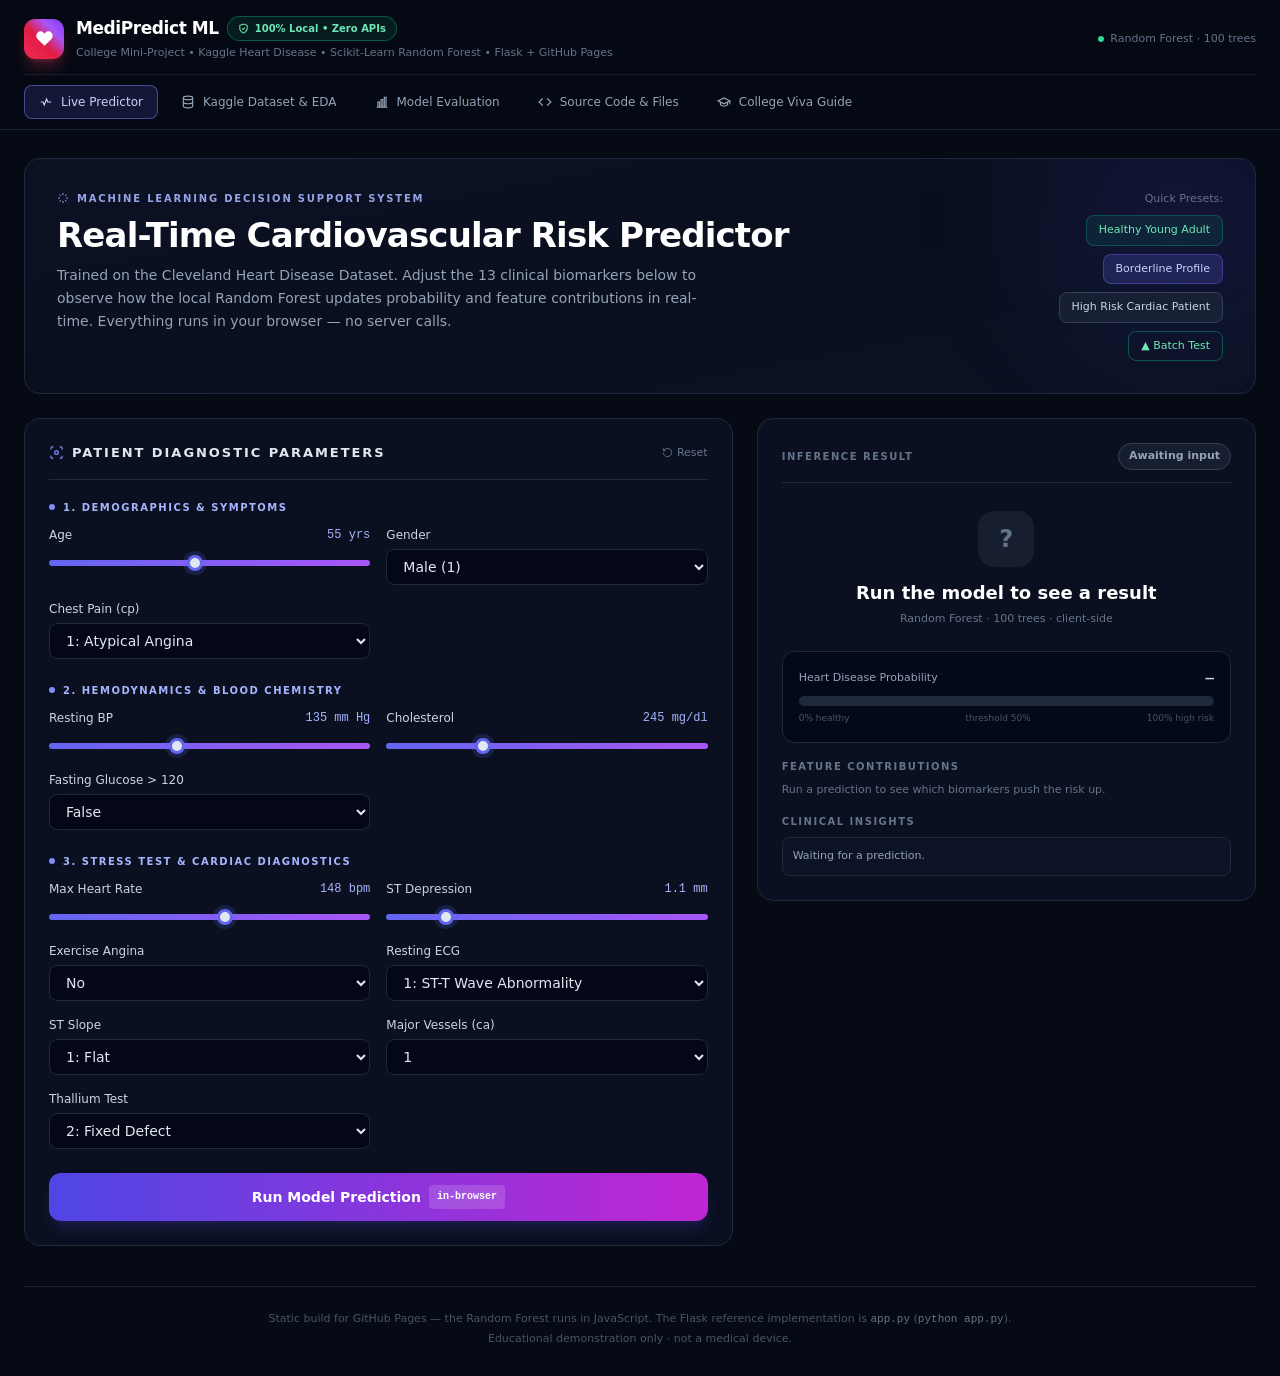
<file: docs/index.html>
<!DOCTYPE html>
<html lang="en">
<head>
<meta charset="UTF-8" />
<meta name="viewport" content="width=device-width, initial-scale=1.0" />
<title>MediPredict ML — Cardiovascular Risk Decision Support</title>
<link rel="icon" type="image/svg+xml" href="icon.svg" />
<link rel="icon" type="image/png" sizes="32x32" href="favicon-32.png" />
<link rel="apple-touch-icon" sizes="180x180" href="icon-180.png" />
<meta name="theme-color" content="#0b1020" />
<meta property="og:type" content="website" />
<meta property="og:title" content="MediPredict ML — Cardiovascular Risk Predictor" />
<meta property="og:description" content="Random Forest heart-disease risk predictor running entirely in your browser. College mini-project on the Cleveland dataset." />
<meta property="og:image" content="https://octaboomai.github.io/MediPredict-ML/icon-512.png" />
<meta name="twitter:card" content="summary_large_image" />
<link rel="stylesheet" href="tailwind.css" />
<style>
  :root { color-scheme: dark; }
  body { font-family: ui-sans-serif, system-ui, -apple-system, 'Segoe UI', Roboto, sans-serif; }
  .mono, code, pre { font-family: ui-monospace, 'JetBrains Mono', Menlo, monospace; }
  .slider { -webkit-appearance: none; appearance: none; height: 6px; border-radius: 999px;
            background: linear-gradient(90deg, #6366f1, #a855f7); outline: none; }
  .slider::-webkit-slider-thumb { -webkit-appearance: none; width: 16px; height: 16px; border-radius: 50%;
            background: #e2e8f0; border: 3px solid #6366f1; cursor: pointer; box-shadow: 0 0 0 4px rgba(99,102,241,.18); }
  .slider::-moz-range-thumb { width: 14px; height: 14px; border-radius: 50%; background: #e2e8f0; border: 3px solid #6366f1; cursor: pointer; }
  summary::-webkit-details-marker { display: none; }
  .tabbtn.active { background: rgba(99,102,241,.16); color: #c7d2fe; border-color: rgba(129,140,248,.45); }
  pre.code { max-height: 62vh; overflow: auto; }
  ::-webkit-scrollbar { width: 9px; height: 9px; }
  ::-webkit-scrollbar-thumb { background: #334155; border-radius: 9px; }
  ::-webkit-scrollbar-track { background: transparent; }
</style>
</head>
<body class="bg-[#060a14] text-slate-200 min-h-screen antialiased">

<!-- ============ NAV ============ -->
<header class="sticky top-0 z-40 border-b border-slate-800/80 bg-[#060a14]/95 backdrop-blur">
  <div class="max-w-7xl mx-auto px-4 sm:px-6">
    <!-- brand row -->
    <div class="flex items-center justify-between gap-4 pt-4 pb-3 border-b border-slate-800/60">
      <div class="flex items-center gap-3">
        <div class="w-10 h-10 shrink-0 rounded-[11px] flex items-center justify-center shadow-lg shadow-rose-500/30" style="background-image:linear-gradient(to top right,#ef2b4f 0%,#e11d48 45%,#a855f7 72%,#7c3aed 100%)">
          <svg width="19" height="19" viewBox="0 0 24 24" fill="currentColor" class="text-white"><path d="M20.84 4.61a5.5 5.5 0 0 0-7.78 0L12 5.67l-1.06-1.06a5.5 5.5 0 0 0-7.78 7.78l1.06 1.06L12 21.23l7.78-7.78 1.06-1.06a5.5 5.5 0 0 0 0-7.78z"/></svg>
        </div>
        <div class="min-w-0">
          <div class="flex items-center gap-2 flex-wrap">
            <span class="text-[17px] font-extrabold tracking-tight text-white leading-none">MediPredict ML</span>
            <span class="inline-flex items-center gap-1.5 px-2.5 py-1 rounded-full border border-emerald-500/40 bg-emerald-500/10 text-[10px] font-semibold text-emerald-300 whitespace-nowrap">
              <svg width="11" height="11" viewBox="0 0 24 24" fill="none" stroke="currentColor" stroke-width="2.2"><path d="M12 22s8-4 8-10V5l-8-3-8 3v7c0 6 8 10 8 10z"/><path d="m9 12 2 2 4-4"/></svg>
              100% Local &bull; Zero APIs
            </span>
          </div>
          <p class="text-[11px] text-slate-500 mt-1 truncate">College Mini-Project &bull; Kaggle Heart Disease &bull; Scikit-Learn Random Forest &bull; Flask + GitHub Pages</p>
        </div>
      </div>
      <div class="shrink-0 hidden sm:flex items-center gap-2 text-[11px] text-slate-500">
        <span id="modelStatus" class="flex items-center gap-1.5"><span class="w-1.5 h-1.5 rounded-full bg-amber-400 animate-pulse"></span>loading model</span>
      </div>
    </div>
    <div class="flex items-center gap-2 py-2.5 overflow-x-auto">
      <button class="tabbtn active shrink-0 flex items-center gap-2 px-3.5 py-2 rounded-lg border border-transparent text-xs font-medium text-slate-400 transition" data-tab="predictor">
        <svg width="14" height="14" viewBox="0 0 24 24" fill="none" stroke="currentColor" stroke-width="2"><path d="M3 12h4l2 5 4-10 2 5h6"/></svg>Live Predictor</button>
      <button class="tabbtn shrink-0 flex items-center gap-2 px-3.5 py-2 rounded-lg border border-transparent text-xs font-medium text-slate-400 transition" data-tab="eda">
        <svg width="14" height="14" viewBox="0 0 24 24" fill="none" stroke="currentColor" stroke-width="2"><ellipse cx="12" cy="5" rx="8" ry="3"/><path d="M4 5v14c0 1.7 3.6 3 8 3s8-1.3 8-3V5"/><path d="M4 12c0 1.7 3.6 3 8 3s8-1.3 8-3"/></svg>Kaggle Dataset &amp; EDA</button>
      <button class="tabbtn shrink-0 flex items-center gap-2 px-3.5 py-2 rounded-lg border border-transparent text-xs font-medium text-slate-400 transition" data-tab="evaluation">
        <svg width="14" height="14" viewBox="0 0 24 24" fill="none" stroke="currentColor" stroke-width="2"><path d="M3 21h18"/><rect x="5" y="12" width="3" height="7"/><rect x="10.5" y="8" width="3" height="11"/><rect x="16" y="4" width="3" height="15"/></svg>Model Evaluation</button>
      <button class="tabbtn shrink-0 flex items-center gap-2 px-3.5 py-2 rounded-lg border border-transparent text-xs font-medium text-slate-400 transition" data-tab="source">
        <svg width="14" height="14" viewBox="0 0 24 24" fill="none" stroke="currentColor" stroke-width="2"><path d="m8 6-6 6 6 6"/><path d="m16 6 6 6-6 6"/></svg>Source Code &amp; Files</button>
      <button class="tabbtn shrink-0 flex items-center gap-2 px-3.5 py-2 rounded-lg border border-transparent text-xs font-medium text-slate-400 transition" data-tab="viva">
        <svg width="14" height="14" viewBox="0 0 24 24" fill="none" stroke="currentColor" stroke-width="2"><path d="M22 10v6M2 10l10-5 10 5-10 5z"/><path d="M6 12v5c3 3 9 3 12 0v-5"/></svg>College Viva Guide</button>
    </div>
  </div>
</header>

<main class="max-w-7xl mx-auto px-4 sm:px-6 py-7">

<!-- ============ TAB 1 : PREDICTOR ============ -->
<section id="tab-predictor">
  <div class="relative overflow-hidden rounded-2xl border border-slate-800 bg-gradient-to-br from-[#0b1224] via-[#0a0f1e] to-[#0b1224] p-6 sm:p-8 mb-6">
    <div class="absolute -top-24 -right-16 w-72 h-72 rounded-full bg-indigo-600/10 blur-3xl"></div>
    <div class="relative grid lg:grid-cols-[1fr_auto] gap-6 items-start">
      <div>
        <div class="flex items-center gap-2 text-[10px] font-semibold uppercase tracking-[0.18em] text-indigo-300/90">
          <svg width="12" height="12" viewBox="0 0 24 24" fill="none" stroke="currentColor" stroke-width="2"><path d="M12 2v4M12 18v4M2 12h4M18 12h4M5 5l3 3M16 16l3 3M19 5l-3 3M8 16l-3 3"/></svg>
          Machine Learning Decision Support System
        </div>
        <h1 class="mt-2 text-3xl sm:text-[34px] font-extrabold tracking-tight text-white leading-tight">Real-Time Cardiovascular Risk Predictor</h1>
        <p class="mt-2 text-sm text-slate-400 max-w-2xl leading-relaxed">Trained on the Cleveland Heart Disease Dataset. Adjust the 13 clinical biomarkers below to observe how the local Random Forest updates probability and feature contributions in real-time. Everything runs in your browser &mdash; no server calls.</p>
      </div>
      <div class="lg:text-right">
        <div class="text-[11px] text-slate-500 mb-2">Quick Presets:</div>
        <div class="flex flex-wrap lg:flex-col gap-2 items-start lg:items-end">
          <button onclick="loadPreset('healthy')" class="px-3 py-1.5 rounded-lg text-[11px] font-medium border border-emerald-500/30 bg-emerald-500/10 text-emerald-300 hover:bg-emerald-500/20 transition">Healthy Young Adult</button>
          <button onclick="loadPreset('borderline')" class="px-3 py-1.5 rounded-lg text-[11px] font-medium border border-indigo-500/40 bg-indigo-500/20 text-indigo-200 hover:bg-indigo-500/30 transition">Borderline Profile</button>
          <button onclick="loadPreset('highrisk')" class="px-3 py-1.5 rounded-lg text-[11px] font-medium border border-slate-700 bg-slate-800/60 text-slate-300 hover:bg-slate-800 transition">High Risk Cardiac Patient</button>
          <button onclick="document.getElementById('batchCard').classList.toggle('hidden')" class="px-3 py-1.5 rounded-lg text-[11px] font-medium border border-emerald-500/40 text-emerald-300 hover:bg-emerald-500/10 transition">&#9650; Batch Test</button>
        </div>
      </div>
    </div>
  </div>

  <div class="grid lg:grid-cols-12 gap-6">
    <div class="lg:col-span-7 space-y-6">
      <div class="rounded-2xl border border-slate-800 bg-[#0a1020] p-5 sm:p-6">
        <div class="flex items-center justify-between pb-4 mb-5 border-b border-slate-800">
          <div class="flex items-center gap-2">
            <svg width="15" height="15" viewBox="0 0 24 24" fill="none" stroke="currentColor" stroke-width="2" class="text-indigo-400"><path d="M3 7V5a2 2 0 0 1 2-2h2M17 3h2a2 2 0 0 1 2 2v2M21 17v2a2 2 0 0 1-2 2h-2M7 21H5a2 2 0 0 1-2-2v-2"/><circle cx="12" cy="12" r="3"/></svg>
            <h2 class="text-[13px] font-bold uppercase tracking-[0.15em] text-slate-200">Patient Diagnostic Parameters</h2>
          </div>
          <button onclick="loadPreset('borderline')" class="text-[11px] text-slate-500 hover:text-slate-300 transition flex items-center gap-1">
            <svg width="11" height="11" viewBox="0 0 24 24" fill="none" stroke="currentColor" stroke-width="2"><path d="M3 12a9 9 0 1 0 3-6.7L3 8"/><path d="M3 3v5h5"/></svg>Reset</button>
        </div>

        <form id="predictionForm" onsubmit="handlePredict(event)" class="space-y-6">
          <div>
            <div class="flex items-center gap-2 text-[10px] font-bold uppercase tracking-[0.15em] text-indigo-300 mb-3"><span class="w-1.5 h-1.5 rounded-full bg-indigo-400"></span>1. Demographics &amp; Symptoms</div>
            <div class="grid sm:grid-cols-2 gap-4">
              <div>
  <div class="flex items-center justify-between mb-1.5">
    <label class="text-xs font-medium text-slate-300" for="age">Age</label>
    <span class="text-xs font-mono text-indigo-300"><span id="ageOut">55</span> yrs</span>
  </div>
  <input type="range" id="age" name="age" min="18" max="100" step="1" value="55" class="slider w-full" oninput="document.getElementById('ageOut').textContent=this.value">
</div>
              <div>
  <label class="block text-xs font-medium text-slate-300 mb-1.5" for="sex">Gender</label>
  <select id="sex" name="sex" class="w-full px-3 py-2 bg-slate-950/80 border border-slate-800 rounded-lg text-sm text-slate-200 focus:outline-none focus:border-indigo-500"><option value="1" selected>Male (1)</option><option value="0">Female (0)</option></select>
</div>
              <div>
  <label class="block text-xs font-medium text-slate-300 mb-1.5" for="cp">Chest Pain (cp)</label>
  <select id="cp" name="cp" class="w-full px-3 py-2 bg-slate-950/80 border border-slate-800 rounded-lg text-sm text-slate-200 focus:outline-none focus:border-indigo-500"><option value="0">0: Typical Angina</option><option value="1" selected>1: Atypical Angina</option><option value="2">2: Non-Anginal Pain</option><option value="3">3: Asymptomatic</option></select>
</div>
            </div>
          </div>
          <div>
            <div class="flex items-center gap-2 text-[10px] font-bold uppercase tracking-[0.15em] text-indigo-300 mb-3"><span class="w-1.5 h-1.5 rounded-full bg-indigo-400"></span>2. Hemodynamics &amp; Blood Chemistry</div>
            <div class="grid sm:grid-cols-2 gap-4">
              <div>
  <div class="flex items-center justify-between mb-1.5">
    <label class="text-xs font-medium text-slate-300" for="trestbps">Resting BP</label>
    <span class="text-xs font-mono text-indigo-300"><span id="trestbpsOut">135</span> mm Hg</span>
  </div>
  <input type="range" id="trestbps" name="trestbps" min="80" max="220" step="1" value="135" class="slider w-full" oninput="document.getElementById('trestbpsOut').textContent=this.value">
</div>
              <div>
  <div class="flex items-center justify-between mb-1.5">
    <label class="text-xs font-medium text-slate-300" for="chol">Cholesterol</label>
    <span class="text-xs font-mono text-indigo-300"><span id="cholOut">245</span> mg/dl</span>
  </div>
  <input type="range" id="chol" name="chol" min="100" max="600" step="1" value="245" class="slider w-full" oninput="document.getElementById('cholOut').textContent=this.value">
</div>
              <div>
  <label class="block text-xs font-medium text-slate-300 mb-1.5" for="fbs">Fasting Glucose > 120</label>
  <select id="fbs" name="fbs" class="w-full px-3 py-2 bg-slate-950/80 border border-slate-800 rounded-lg text-sm text-slate-200 focus:outline-none focus:border-indigo-500"><option value="0" selected>False</option><option value="1">True</option></select>
</div>
            </div>
          </div>
          <div>
            <div class="flex items-center gap-2 text-[10px] font-bold uppercase tracking-[0.15em] text-indigo-300 mb-3"><span class="w-1.5 h-1.5 rounded-full bg-indigo-400"></span>3. Stress Test &amp; Cardiac Diagnostics</div>
            <div class="grid sm:grid-cols-2 gap-4">
              <div>
  <div class="flex items-center justify-between mb-1.5">
    <label class="text-xs font-medium text-slate-300" for="thalach">Max Heart Rate</label>
    <span class="text-xs font-mono text-indigo-300"><span id="thalachOut">148</span> bpm</span>
  </div>
  <input type="range" id="thalach" name="thalach" min="60" max="220" step="1" value="148" class="slider w-full" oninput="document.getElementById('thalachOut').textContent=this.value">
</div>
              <div>
  <div class="flex items-center justify-between mb-1.5">
    <label class="text-xs font-medium text-slate-300" for="oldpeak">ST Depression</label>
    <span class="text-xs font-mono text-indigo-300"><span id="oldpeakOut">1.1</span> mm</span>
  </div>
  <input type="range" id="oldpeak" name="oldpeak" min="0" max="6.5" step="0.1" value="1.1" class="slider w-full" oninput="document.getElementById('oldpeakOut').textContent=this.value">
</div>
              <div>
  <label class="block text-xs font-medium text-slate-300 mb-1.5" for="exang">Exercise Angina</label>
  <select id="exang" name="exang" class="w-full px-3 py-2 bg-slate-950/80 border border-slate-800 rounded-lg text-sm text-slate-200 focus:outline-none focus:border-indigo-500"><option value="0" selected>No</option><option value="1">Yes</option></select>
</div>
              <div>
  <label class="block text-xs font-medium text-slate-300 mb-1.5" for="restecg">Resting ECG</label>
  <select id="restecg" name="restecg" class="w-full px-3 py-2 bg-slate-950/80 border border-slate-800 rounded-lg text-sm text-slate-200 focus:outline-none focus:border-indigo-500"><option value="0">0: Normal</option><option value="1" selected>1: ST-T Wave Abnormality</option><option value="2">2: LV Hypertrophy</option></select>
</div>
              <div>
  <label class="block text-xs font-medium text-slate-300 mb-1.5" for="slope">ST Slope</label>
  <select id="slope" name="slope" class="w-full px-3 py-2 bg-slate-950/80 border border-slate-800 rounded-lg text-sm text-slate-200 focus:outline-none focus:border-indigo-500"><option value="0">0: Upsloping</option><option value="1" selected>1: Flat</option><option value="2">2: Downsloping</option></select>
</div>
              <div>
  <label class="block text-xs font-medium text-slate-300 mb-1.5" for="ca">Major Vessels (ca)</label>
  <select id="ca" name="ca" class="w-full px-3 py-2 bg-slate-950/80 border border-slate-800 rounded-lg text-sm text-slate-200 focus:outline-none focus:border-indigo-500"><option value="0">0</option><option value="1" selected>1</option><option value="2">2</option><option value="3">3</option></select>
</div>
              <div>
  <label class="block text-xs font-medium text-slate-300 mb-1.5" for="thal">Thallium Test</label>
  <select id="thal" name="thal" class="w-full px-3 py-2 bg-slate-950/80 border border-slate-800 rounded-lg text-sm text-slate-200 focus:outline-none focus:border-indigo-500"><option value="1">1: Normal</option><option value="2" selected>2: Fixed Defect</option><option value="3">3: Reversible Defect</option></select>
</div>
            </div>
          </div>
          <button type="submit" id="submitBtn" disabled class="w-full py-3 px-4 rounded-xl font-semibold text-sm text-white bg-gradient-to-r from-indigo-600 to-fuchsia-600 hover:from-indigo-500 hover:to-fuchsia-500 disabled:opacity-50 transition flex items-center justify-center gap-2 shadow-lg shadow-indigo-900/40">
            <span id="submitLabel">Loading model&hellip;</span>
            <span class="text-[10px] px-2 py-0.5 rounded bg-white/15 font-mono">in-browser</span>
          </button>
        </form>
      </div>

      <!-- batch test -->
      <div id="batchCard" class="hidden rounded-2xl border border-emerald-500/25 bg-[#0a1020] p-5">
        <h3 class="text-[13px] font-bold uppercase tracking-[0.15em] text-emerald-300 mb-1">Batch Test</h3>
        <p class="text-[11px] text-slate-500 mb-3">Paste CSV rows with the 13 feature columns (header optional). One patient per line.</p>
        <textarea id="batchInput" rows="4" class="w-full p-3 bg-slate-950/80 border border-slate-800 rounded-lg text-[11px] font-mono text-slate-300 focus:outline-none focus:border-emerald-600"></textarea>
        <div class="flex gap-2 mt-2">
          <button onclick="runBatch()" class="px-3 py-1.5 rounded-lg text-[11px] font-medium bg-emerald-600/20 border border-emerald-500/40 text-emerald-300 hover:bg-emerald-600/30 transition">Run batch</button>
          <button onclick="fillSampleBatch()" class="px-3 py-1.5 rounded-lg text-[11px] font-medium border border-slate-700 text-slate-400 hover:text-slate-200 transition">Load sample rows</button>
        </div>
        <div id="batchResult" class="mt-3 overflow-x-auto"></div>
      </div>
    </div>

    <div class="lg:col-span-5 space-y-6">
      <div class="rounded-2xl border border-slate-800 bg-[#0a1020] p-5 sm:p-6">
        <div class="flex items-center justify-between pb-3 border-b border-slate-800 mb-4">
          <span class="text-[10px] font-bold uppercase tracking-[0.15em] text-slate-500">Inference Result</span>
          <span id="riskBadge" class="text-[11px] font-semibold px-2.5 py-1 rounded-full border border-slate-700 bg-slate-800/60 text-slate-400">Awaiting input</span>
        </div>
        <div class="text-center py-3">
          <div id="riskIcon" class="w-14 h-14 mx-auto rounded-2xl bg-slate-800/60 text-slate-500 flex items-center justify-center text-2xl font-bold mb-3">?</div>
          <h4 id="resultTitle" class="text-lg font-extrabold text-white">Run the model to see a result</h4>
          <p id="resultSubtitle" class="text-[11px] text-slate-500 mt-1">Random Forest &middot; 100 trees &middot; client-side</p>
        </div>
        <div class="mt-3 p-4 rounded-xl bg-slate-950/70 border border-slate-800">
          <div class="flex items-center justify-between text-[11px] mb-2">
            <span class="text-slate-400">Heart Disease Probability</span>
            <span id="probText" class="font-bold font-mono text-sm text-slate-300">&mdash;</span>
          </div>
          <div class="w-full bg-slate-800 rounded-full h-2.5 overflow-hidden"><div id="probBar" class="h-full rounded-full bg-slate-600 transition-all duration-700" style="width:0%"></div></div>
          <div class="flex justify-between text-[9px] text-slate-600 mt-1.5"><span>0% healthy</span><span>threshold 50%</span><span>100% high risk</span></div>
        </div>
        <div class="mt-4">
          <h5 class="text-[10px] font-bold uppercase tracking-[0.15em] text-slate-500 mb-2">Feature contributions</h5>
          <div id="contribList" class="space-y-1.5 text-[11px] text-slate-500">Run a prediction to see which biomarkers push the risk up.</div>
        </div>
        <div class="mt-4">
          <h5 class="text-[10px] font-bold uppercase tracking-[0.15em] text-slate-500 mb-2">Clinical insights</h5>
          <ul id="recList" class="space-y-1.5 text-[11px] text-slate-400"><li class="p-2.5 rounded-lg bg-slate-900/60 border border-slate-800">Waiting for a prediction.</li></ul>
        </div>
      </div>
    </div>
  </div>
</section>

<!-- ============ TAB 2 : EDA ============ -->
<section id="tab-eda" class="hidden">
  <h1 class="text-2xl font-extrabold text-white mb-1">Kaggle Dataset &amp; Exploratory Analysis</h1>
  <p class="text-sm text-slate-500 mb-5">Cleveland heart-disease records shipped as <code class="text-slate-400">dataset.csv</code>. All figures below are computed from that file.</p>

  <div class="grid grid-cols-2 lg:grid-cols-4 gap-3 mb-6">
    <div class="bg-slate-900/60 border border-slate-800 rounded-xl p-4">
      <div class="text-[10px] uppercase tracking-widest text-slate-500">Records</div>
      <div class="text-2xl font-bold text-indigo-300 font-mono mt-1">30</div>
      <div class="text-[11px] text-slate-500 mt-0.5">rows in dataset.csv</div></div><div class="bg-slate-900/60 border border-slate-800 rounded-xl p-4">
      <div class="text-[10px] uppercase tracking-widest text-slate-500">Features</div>
      <div class="text-2xl font-bold text-indigo-300 font-mono mt-1">13</div>
      <div class="text-[11px] text-slate-500 mt-0.5">clinical predictors</div></div><div class="bg-slate-900/60 border border-slate-800 rounded-xl p-4">
      <div class="text-[10px] uppercase tracking-widest text-slate-500">Disease cases</div>
      <div class="text-2xl font-bold text-rose-300 font-mono mt-1">23</div>
      <div class="text-[11px] text-slate-500 mt-0.5">target = 1</div></div><div class="bg-slate-900/60 border border-slate-800 rounded-xl p-4">
      <div class="text-[10px] uppercase tracking-widest text-slate-500">Imbalance</div>
      <div class="text-2xl font-bold text-amber-300 font-mono mt-1">23:7</div>
      <div class="text-[11px] text-slate-500 mt-0.5">disease : healthy</div></div>
  </div>

  <div class="grid lg:grid-cols-3 gap-6">
    <div class="lg:col-span-2 rounded-2xl border border-slate-800 bg-[#0a1020] p-5">
      <h2 class="text-[13px] font-bold uppercase tracking-[0.15em] text-slate-300 mb-3">Numeric feature distributions</h2>
      <div class="grid sm:grid-cols-2 gap-4"><div class="bg-slate-900/50 border border-slate-800 rounded-xl p-4">
  <div class="flex items-baseline justify-between mb-2"><span class="text-xs font-semibold text-slate-300">age</span>
  <span class="text-[10px] text-slate-500 font-mono">mean 53.8 &middot; 34.0&ndash;69.0</span></div>
  <svg viewBox="0 0 340 120" class="w-full"><rect x="6.0" y="76.5" width="35.8" height="21.5" rx="3" fill="#818cf8" opacity="0.85"/><text x="23.9" y="112" fill="#64748b" font-size="9" text-anchor="middle">34</text><text x="23.9" y="73.5" fill="#94a3b8" font-size="9" text-anchor="middle">2</text><rect x="47.8" y="76.5" width="35.8" height="21.5" rx="3" fill="#818cf8" opacity="0.85"/><text x="65.6" y="112" fill="#64748b" font-size="9" text-anchor="middle">38</text><text x="65.6" y="73.5" fill="#94a3b8" font-size="9" text-anchor="middle">2</text><rect x="89.5" y="55.0" width="35.8" height="43.0" rx="3" fill="#818cf8" opacity="0.85"/><text x="107.4" y="112" fill="#64748b" font-size="9" text-anchor="middle">43</text><text x="107.4" y="52.0" fill="#94a3b8" font-size="9" text-anchor="middle">4</text><rect x="131.2" y="65.8" width="35.8" height="32.2" rx="3" fill="#818cf8" opacity="0.85"/><text x="149.1" y="112" fill="#64748b" font-size="9" text-anchor="middle">47</text><text x="149.1" y="62.8" fill="#94a3b8" font-size="9" text-anchor="middle">3</text><rect x="173.0" y="65.8" width="35.8" height="32.2" rx="3" fill="#818cf8" opacity="0.85"/><text x="190.9" y="112" fill="#64748b" font-size="9" text-anchor="middle">52</text><text x="190.9" y="62.8" fill="#94a3b8" font-size="9" text-anchor="middle">3</text><rect x="214.8" y="12.0" width="35.8" height="86.0" rx="3" fill="#818cf8" opacity="0.85"/><text x="232.6" y="112" fill="#64748b" font-size="9" text-anchor="middle">56</text><text x="232.6" y="9.0" fill="#94a3b8" font-size="9" text-anchor="middle">8</text><rect x="256.5" y="55.0" width="35.8" height="43.0" rx="3" fill="#818cf8" opacity="0.85"/><text x="274.4" y="112" fill="#64748b" font-size="9" text-anchor="middle">60</text><text x="274.4" y="52.0" fill="#94a3b8" font-size="9" text-anchor="middle">4</text><rect x="298.2" y="55.0" width="35.8" height="43.0" rx="3" fill="#818cf8" opacity="0.85"/><text x="316.1" y="112" fill="#64748b" font-size="9" text-anchor="middle">65</text><text x="316.1" y="52.0" fill="#94a3b8" font-size="9" text-anchor="middle">4</text></svg></div>
<div class="bg-slate-900/50 border border-slate-800 rounded-xl p-4">
  <div class="flex items-baseline justify-between mb-2"><span class="text-xs font-semibold text-slate-300">trestbps</span>
  <span class="text-[10px] text-slate-500 font-mono">mean 136.23 &middot; 105.0&ndash;172.0</span></div>
  <svg viewBox="0 0 340 120" class="w-full"><rect x="6.0" y="76.5" width="35.8" height="21.5" rx="3" fill="#818cf8" opacity="0.85"/><text x="23.9" y="112" fill="#64748b" font-size="9" text-anchor="middle">105</text><text x="23.9" y="73.5" fill="#94a3b8" font-size="9" text-anchor="middle">2</text><rect x="47.8" y="33.5" width="35.8" height="64.5" rx="3" fill="#818cf8" opacity="0.85"/><text x="65.6" y="112" fill="#64748b" font-size="9" text-anchor="middle">113</text><text x="65.6" y="30.5" fill="#94a3b8" font-size="9" text-anchor="middle">6</text><rect x="89.5" y="55.0" width="35.8" height="43.0" rx="3" fill="#818cf8" opacity="0.85"/><text x="107.4" y="112" fill="#64748b" font-size="9" text-anchor="middle">122</text><text x="107.4" y="52.0" fill="#94a3b8" font-size="9" text-anchor="middle">4</text><rect x="131.2" y="76.5" width="35.8" height="21.5" rx="3" fill="#818cf8" opacity="0.85"/><text x="149.1" y="112" fill="#64748b" font-size="9" text-anchor="middle">130</text><text x="149.1" y="73.5" fill="#94a3b8" font-size="9" text-anchor="middle">2</text><rect x="173.0" y="12.0" width="35.8" height="86.0" rx="3" fill="#818cf8" opacity="0.85"/><text x="190.9" y="112" fill="#64748b" font-size="9" text-anchor="middle">138</text><text x="190.9" y="9.0" fill="#94a3b8" font-size="9" text-anchor="middle">8</text><rect x="214.8" y="33.5" width="35.8" height="64.5" rx="3" fill="#818cf8" opacity="0.85"/><text x="232.6" y="112" fill="#64748b" font-size="9" text-anchor="middle">147</text><text x="232.6" y="30.5" fill="#94a3b8" font-size="9" text-anchor="middle">6</text><rect x="256.5" y="87.2" width="35.8" height="10.8" rx="3" fill="#818cf8" opacity="0.85"/><text x="274.4" y="112" fill="#64748b" font-size="9" text-anchor="middle">155</text><text x="274.4" y="84.2" fill="#94a3b8" font-size="9" text-anchor="middle">1</text><rect x="298.2" y="87.2" width="35.8" height="10.8" rx="3" fill="#818cf8" opacity="0.85"/><text x="316.1" y="112" fill="#64748b" font-size="9" text-anchor="middle">164</text><text x="316.1" y="84.2" fill="#94a3b8" font-size="9" text-anchor="middle">1</text></svg></div>
<div class="bg-slate-900/50 border border-slate-800 rounded-xl p-4">
  <div class="flex items-baseline justify-between mb-2"><span class="text-xs font-semibold text-slate-300">chol</span>
  <span class="text-[10px] text-slate-500 font-mono">mean 249.73 &middot; 166.0&ndash;407.0</span></div>
  <svg viewBox="0 0 340 120" class="w-full"><rect x="6.0" y="69.3" width="35.8" height="28.7" rx="3" fill="#818cf8" opacity="0.85"/><text x="23.9" y="112" fill="#64748b" font-size="9" text-anchor="middle">166</text><text x="23.9" y="66.3" fill="#94a3b8" font-size="9" text-anchor="middle">3</text><rect x="47.8" y="12.0" width="35.8" height="86.0" rx="3" fill="#818cf8" opacity="0.85"/><text x="65.6" y="112" fill="#64748b" font-size="9" text-anchor="middle">196</text><text x="65.6" y="9.0" fill="#94a3b8" font-size="9" text-anchor="middle">9</text><rect x="89.5" y="31.1" width="35.8" height="66.9" rx="3" fill="#818cf8" opacity="0.85"/><text x="107.4" y="112" fill="#64748b" font-size="9" text-anchor="middle">226</text><text x="107.4" y="28.1" fill="#94a3b8" font-size="9" text-anchor="middle">7</text><rect x="131.2" y="40.7" width="35.8" height="57.3" rx="3" fill="#818cf8" opacity="0.85"/><text x="149.1" y="112" fill="#64748b" font-size="9" text-anchor="middle">256</text><text x="149.1" y="37.7" fill="#94a3b8" font-size="9" text-anchor="middle">6</text><rect x="173.0" y="88.4" width="35.8" height="9.6" rx="3" fill="#818cf8" opacity="0.85"/><text x="190.9" y="112" fill="#64748b" font-size="9" text-anchor="middle">286</text><text x="190.9" y="85.4" fill="#94a3b8" font-size="9" text-anchor="middle">1</text><rect x="214.8" y="78.9" width="35.8" height="19.1" rx="3" fill="#818cf8" opacity="0.85"/><text x="232.6" y="112" fill="#64748b" font-size="9" text-anchor="middle">317</text><text x="232.6" y="75.9" fill="#94a3b8" font-size="9" text-anchor="middle">2</text><rect x="256.5" y="88.4" width="35.8" height="9.6" rx="3" fill="#818cf8" opacity="0.85"/><text x="274.4" y="112" fill="#64748b" font-size="9" text-anchor="middle">347</text><text x="274.4" y="85.4" fill="#94a3b8" font-size="9" text-anchor="middle">1</text><rect x="298.2" y="88.4" width="35.8" height="9.6" rx="3" fill="#818cf8" opacity="0.85"/><text x="316.1" y="112" fill="#64748b" font-size="9" text-anchor="middle">377</text><text x="316.1" y="85.4" fill="#94a3b8" font-size="9" text-anchor="middle">1</text></svg></div>
<div class="bg-slate-900/50 border border-slate-800 rounded-xl p-4">
  <div class="flex items-baseline justify-between mb-2"><span class="text-xs font-semibold text-slate-300">thalach</span>
  <span class="text-[10px] text-slate-500 font-mono">mean 155.6 &middot; 108.0&ndash;192.0</span></div>
  <svg viewBox="0 0 340 120" class="w-full"><rect x="6.0" y="65.8" width="35.8" height="32.2" rx="3" fill="#818cf8" opacity="0.85"/><text x="23.9" y="112" fill="#64748b" font-size="9" text-anchor="middle">108</text><text x="23.9" y="62.8" fill="#94a3b8" font-size="9" text-anchor="middle">3</text><rect x="47.8" y="87.2" width="35.8" height="10.8" rx="3" fill="#818cf8" opacity="0.85"/><text x="65.6" y="112" fill="#64748b" font-size="9" text-anchor="middle">118</text><text x="65.6" y="84.2" fill="#94a3b8" font-size="9" text-anchor="middle">1</text><rect x="89.5" y="76.5" width="35.8" height="21.5" rx="3" fill="#818cf8" opacity="0.85"/><text x="107.4" y="112" fill="#64748b" font-size="9" text-anchor="middle">129</text><text x="107.4" y="73.5" fill="#94a3b8" font-size="9" text-anchor="middle">2</text><rect x="131.2" y="65.8" width="35.8" height="32.2" rx="3" fill="#818cf8" opacity="0.85"/><text x="149.1" y="112" fill="#64748b" font-size="9" text-anchor="middle">140</text><text x="149.1" y="62.8" fill="#94a3b8" font-size="9" text-anchor="middle">3</text><rect x="173.0" y="22.8" width="35.8" height="75.2" rx="3" fill="#818cf8" opacity="0.85"/><text x="190.9" y="112" fill="#64748b" font-size="9" text-anchor="middle">150</text><text x="190.9" y="19.8" fill="#94a3b8" font-size="9" text-anchor="middle">7</text><rect x="214.8" y="55.0" width="35.8" height="43.0" rx="3" fill="#818cf8" opacity="0.85"/><text x="232.6" y="112" fill="#64748b" font-size="9" text-anchor="middle">160</text><text x="232.6" y="52.0" fill="#94a3b8" font-size="9" text-anchor="middle">4</text><rect x="256.5" y="12.0" width="35.8" height="86.0" rx="3" fill="#818cf8" opacity="0.85"/><text x="274.4" y="112" fill="#64748b" font-size="9" text-anchor="middle">171</text><text x="274.4" y="9.0" fill="#94a3b8" font-size="9" text-anchor="middle">8</text><rect x="298.2" y="76.5" width="35.8" height="21.5" rx="3" fill="#818cf8" opacity="0.85"/><text x="316.1" y="112" fill="#64748b" font-size="9" text-anchor="middle">182</text><text x="316.1" y="73.5" fill="#94a3b8" font-size="9" text-anchor="middle">2</text></svg></div>
<div class="bg-slate-900/50 border border-slate-800 rounded-xl p-4">
  <div class="flex items-baseline justify-between mb-2"><span class="text-xs font-semibold text-slate-300">oldpeak</span>
  <span class="text-[10px] text-slate-500 font-mono">mean 1.56 &middot; 0.0&ndash;5.6</span></div>
  <svg viewBox="0 0 340 120" class="w-full"><rect x="6.0" y="12.0" width="35.8" height="86.0" rx="3" fill="#818cf8" opacity="0.85"/><text x="23.9" y="112" fill="#64748b" font-size="9" text-anchor="middle">0.0</text><text x="23.9" y="9.0" fill="#94a3b8" font-size="9" text-anchor="middle">9</text><rect x="47.8" y="40.7" width="35.8" height="57.3" rx="3" fill="#818cf8" opacity="0.85"/><text x="65.6" y="112" fill="#64748b" font-size="9" text-anchor="middle">0.7</text><text x="65.6" y="37.7" fill="#94a3b8" font-size="9" text-anchor="middle">6</text><rect x="89.5" y="31.1" width="35.8" height="66.9" rx="3" fill="#818cf8" opacity="0.85"/><text x="107.4" y="112" fill="#64748b" font-size="9" text-anchor="middle">1.4</text><text x="107.4" y="28.1" fill="#94a3b8" font-size="9" text-anchor="middle">7</text><rect x="131.2" y="78.9" width="35.8" height="19.1" rx="3" fill="#818cf8" opacity="0.85"/><text x="149.1" y="112" fill="#64748b" font-size="9" text-anchor="middle">2.1</text><text x="149.1" y="75.9" fill="#94a3b8" font-size="9" text-anchor="middle">2</text><rect x="173.0" y="78.9" width="35.8" height="19.1" rx="3" fill="#818cf8" opacity="0.85"/><text x="190.9" y="112" fill="#64748b" font-size="9" text-anchor="middle">2.8</text><text x="190.9" y="75.9" fill="#94a3b8" font-size="9" text-anchor="middle">2</text><rect x="214.8" y="69.3" width="35.8" height="28.7" rx="3" fill="#818cf8" opacity="0.85"/><text x="232.6" y="112" fill="#64748b" font-size="9" text-anchor="middle">3.5</text><text x="232.6" y="66.3" fill="#94a3b8" font-size="9" text-anchor="middle">3</text><rect x="256.5" y="98.0" width="35.8" height="0.0" rx="3" fill="#818cf8" opacity="0.85"/><text x="274.4" y="112" fill="#64748b" font-size="9" text-anchor="middle">4.2</text><text x="274.4" y="95.0" fill="#94a3b8" font-size="9" text-anchor="middle">0</text><rect x="298.2" y="88.4" width="35.8" height="9.6" rx="3" fill="#818cf8" opacity="0.85"/><text x="316.1" y="112" fill="#64748b" font-size="9" text-anchor="middle">4.9</text><text x="316.1" y="85.4" fill="#94a3b8" font-size="9" text-anchor="middle">1</text></svg></div></div>
    </div>
    <div class="space-y-6">
      <div class="rounded-2xl border border-slate-800 bg-[#0a1020] p-5">
        <h2 class="text-[13px] font-bold uppercase tracking-[0.15em] text-slate-300 mb-3">Class balance</h2>
        <div class="flex items-center gap-4">
          <div class="flex-1">
            <div class="h-6 w-full rounded-lg overflow-hidden flex">
              <div class="bg-emerald-500/80 h-full" style="width:23.3%"></div>
              <div class="bg-rose-500/80 h-full" style="width:76.7%"></div>
            </div>
            <div class="flex justify-between text-[10px] text-slate-500 mt-2">
              <span><span class="inline-block w-2 h-2 rounded-sm bg-emerald-500/80 mr-1"></span>No disease 7</span>
              <span><span class="inline-block w-2 h-2 rounded-sm bg-rose-500/80 mr-1"></span>Disease 23</span>
            </div>
          </div>
        </div>
      </div>
      <div class="rounded-2xl border border-slate-800 bg-[#0a1020] p-5">
        <h2 class="text-[13px] font-bold uppercase tracking-[0.15em] text-slate-300 mb-1">Correlation with target</h2>
        <p class="text-[10px] text-slate-500 mb-3">Pearson r &middot; pink = positive, blue = negative</p>
        <svg viewBox="0 0 460 306" class="w-full"><text x="0" y="21" fill="#94a3b8" font-size="10" font-family="monospace">exang</text><rect x="126.2" y="10" width="103.8" height="14" rx="3" fill="#38bdf8" opacity="0.8"/><text x="458" y="21" fill="#cbd5e1" font-size="10" text-anchor="end" font-family="monospace">-0.63</text><text x="0" y="43" fill="#94a3b8" font-size="10" font-family="monospace">oldpeak</text><rect x="128.7" y="32" width="101.3" height="14" rx="3" fill="#38bdf8" opacity="0.8"/><text x="458" y="43" fill="#cbd5e1" font-size="10" text-anchor="end" font-family="monospace">-0.61</text><text x="0" y="65" fill="#94a3b8" font-size="10" font-family="monospace">ca</text><rect x="134.1" y="54" width="95.9" height="14" rx="3" fill="#38bdf8" opacity="0.8"/><text x="458" y="65" fill="#cbd5e1" font-size="10" text-anchor="end" font-family="monospace">-0.58</text><text x="0" y="87" fill="#94a3b8" font-size="10" font-family="monospace">thal</text><rect x="134.1" y="76" width="95.9" height="14" rx="3" fill="#38bdf8" opacity="0.8"/><text x="458" y="87" fill="#cbd5e1" font-size="10" text-anchor="end" font-family="monospace">-0.58</text><text x="0" y="109" fill="#94a3b8" font-size="10" font-family="monospace">trestbps</text><rect x="175.0" y="98" width="55.0" height="14" rx="3" fill="#38bdf8" opacity="0.8"/><text x="458" y="109" fill="#cbd5e1" font-size="10" text-anchor="end" font-family="monospace">-0.33</text><text x="0" y="131" fill="#94a3b8" font-size="10" font-family="monospace">age</text><rect x="175.5" y="120" width="54.5" height="14" rx="3" fill="#38bdf8" opacity="0.8"/><text x="458" y="131" fill="#cbd5e1" font-size="10" text-anchor="end" font-family="monospace">-0.33</text><text x="0" y="153" fill="#94a3b8" font-size="10" font-family="monospace">sex</text><rect x="182.0" y="142" width="48.0" height="14" rx="3" fill="#38bdf8" opacity="0.8"/><text x="458" y="153" fill="#cbd5e1" font-size="10" text-anchor="end" font-family="monospace">-0.29</text><text x="0" y="175" fill="#94a3b8" font-size="10" font-family="monospace">chol</text><rect x="191.4" y="164" width="38.6" height="14" rx="3" fill="#38bdf8" opacity="0.8"/><text x="458" y="175" fill="#cbd5e1" font-size="10" text-anchor="end" font-family="monospace">-0.23</text><text x="0" y="197" fill="#94a3b8" font-size="10" font-family="monospace">fbs</text><rect x="227.5" y="186" width="2.5" height="14" rx="3" fill="#38bdf8" opacity="0.8"/><text x="458" y="197" fill="#cbd5e1" font-size="10" text-anchor="end" font-family="monospace">-0.01</text><text x="0" y="219" fill="#94a3b8" font-size="10" font-family="monospace">slope</text><rect x="230.0" y="208" width="69.7" height="14" rx="3" fill="#f472b6" opacity="0.8"/><text x="458" y="219" fill="#cbd5e1" font-size="10" text-anchor="end" font-family="monospace">+0.42</text><text x="0" y="241" fill="#94a3b8" font-size="10" font-family="monospace">cp</text><rect x="230.0" y="230" width="82.0" height="14" rx="3" fill="#f472b6" opacity="0.8"/><text x="458" y="241" fill="#cbd5e1" font-size="10" text-anchor="end" font-family="monospace">+0.49</text><text x="0" y="263" fill="#94a3b8" font-size="10" font-family="monospace">restecg</text><rect x="230.0" y="252" width="85.3" height="14" rx="3" fill="#f472b6" opacity="0.8"/><text x="458" y="263" fill="#cbd5e1" font-size="10" text-anchor="end" font-family="monospace">+0.52</text><text x="0" y="285" fill="#94a3b8" font-size="10" font-family="monospace">thalach</text><rect x="230.0" y="274" width="100.7" height="14" rx="3" fill="#f472b6" opacity="0.8"/><text x="458" y="285" fill="#cbd5e1" font-size="10" text-anchor="end" font-family="monospace">+0.61</text><line x1="230.0" y1="4" x2="230.0" y2="294" stroke="#334155" stroke-dasharray="3 3"/></svg>
      </div>
    </div>
  </div>

  <div class="grid lg:grid-cols-2 gap-6 mt-6">
    <div class="rounded-2xl border border-slate-800 bg-[#0a1020] p-5">
      <h2 class="text-[13px] font-bold uppercase tracking-[0.15em] text-slate-300 mb-3">Descriptive statistics</h2>
      <table class="w-full text-[11px]">
        <thead><tr class="text-[10px] uppercase tracking-wider text-slate-500 border-b border-slate-800">
          <th class="text-left py-2 font-semibold">feature</th><th class="text-right py-2 font-semibold">mean</th><th class="text-right py-2 font-semibold">std</th>
          <th class="text-right py-2 font-semibold">min</th><th class="text-right py-2 font-semibold">max</th><th class="text-right py-2 font-semibold">r</th></tr></thead>
        <tbody><tr class="border-b border-slate-800/60"><td class="py-1.5 pr-3 font-mono text-slate-300">age</td>
  <td class="py-1.5 pr-3 text-right font-mono text-slate-400">53.8</td>
  <td class="py-1.5 pr-3 text-right font-mono text-slate-400">9.6</td>
  <td class="py-1.5 pr-3 text-right font-mono text-slate-400">34.0</td>
  <td class="py-1.5 pr-3 text-right font-mono text-slate-400">69.0</td>
  <td class="py-1.5 text-right font-mono text-sky-400">-0.33</td></tr>
<tr class="border-b border-slate-800/60"><td class="py-1.5 pr-3 font-mono text-slate-300">trestbps</td>
  <td class="py-1.5 pr-3 text-right font-mono text-slate-400">136.23</td>
  <td class="py-1.5 pr-3 text-right font-mono text-slate-400">15.28</td>
  <td class="py-1.5 pr-3 text-right font-mono text-slate-400">105.0</td>
  <td class="py-1.5 pr-3 text-right font-mono text-slate-400">172.0</td>
  <td class="py-1.5 text-right font-mono text-sky-400">-0.33</td></tr>
<tr class="border-b border-slate-800/60"><td class="py-1.5 pr-3 font-mono text-slate-300">chol</td>
  <td class="py-1.5 pr-3 text-right font-mono text-slate-400">249.73</td>
  <td class="py-1.5 pr-3 text-right font-mono text-slate-400">56.0</td>
  <td class="py-1.5 pr-3 text-right font-mono text-slate-400">166.0</td>
  <td class="py-1.5 pr-3 text-right font-mono text-slate-400">407.0</td>
  <td class="py-1.5 text-right font-mono text-sky-400">-0.23</td></tr>
<tr class="border-b border-slate-800/60"><td class="py-1.5 pr-3 font-mono text-slate-300">thalach</td>
  <td class="py-1.5 pr-3 text-right font-mono text-slate-400">155.6</td>
  <td class="py-1.5 pr-3 text-right font-mono text-slate-400">21.52</td>
  <td class="py-1.5 pr-3 text-right font-mono text-slate-400">108.0</td>
  <td class="py-1.5 pr-3 text-right font-mono text-slate-400">192.0</td>
  <td class="py-1.5 text-right font-mono text-pink-400">+0.61</td></tr>
<tr class="border-b border-slate-800/60"><td class="py-1.5 pr-3 font-mono text-slate-300">oldpeak</td>
  <td class="py-1.5 pr-3 text-right font-mono text-slate-400">1.56</td>
  <td class="py-1.5 pr-3 text-right font-mono text-slate-400">1.36</td>
  <td class="py-1.5 pr-3 text-right font-mono text-slate-400">0.0</td>
  <td class="py-1.5 pr-3 text-right font-mono text-slate-400">5.6</td>
  <td class="py-1.5 text-right font-mono text-sky-400">-0.61</td></tr>
<tr class="border-b border-slate-800/60"><td class="py-1.5 pr-3 font-mono text-slate-300">sex</td>
  <td class="py-1.5 pr-3 text-right font-mono text-slate-400">0.6</td>
  <td class="py-1.5 pr-3 text-right font-mono text-slate-400">0.5</td>
  <td class="py-1.5 pr-3 text-right font-mono text-slate-400">0.0</td>
  <td class="py-1.5 pr-3 text-right font-mono text-slate-400">1.0</td>
  <td class="py-1.5 text-right font-mono text-sky-400">-0.29</td></tr>
<tr class="border-b border-slate-800/60"><td class="py-1.5 pr-3 font-mono text-slate-300">cp</td>
  <td class="py-1.5 pr-3 text-right font-mono text-slate-400">1.27</td>
  <td class="py-1.5 pr-3 text-right font-mono text-slate-400">1.11</td>
  <td class="py-1.5 pr-3 text-right font-mono text-slate-400">0.0</td>
  <td class="py-1.5 pr-3 text-right font-mono text-slate-400">3.0</td>
  <td class="py-1.5 text-right font-mono text-pink-400">+0.49</td></tr>
<tr class="border-b border-slate-800/60"><td class="py-1.5 pr-3 font-mono text-slate-300">fbs</td>
  <td class="py-1.5 pr-3 text-right font-mono text-slate-400">0.13</td>
  <td class="py-1.5 pr-3 text-right font-mono text-slate-400">0.35</td>
  <td class="py-1.5 pr-3 text-right font-mono text-slate-400">0.0</td>
  <td class="py-1.5 pr-3 text-right font-mono text-slate-400">1.0</td>
  <td class="py-1.5 text-right font-mono text-sky-400">-0.01</td></tr>
<tr class="border-b border-slate-800/60"><td class="py-1.5 pr-3 font-mono text-slate-300">restecg</td>
  <td class="py-1.5 pr-3 text-right font-mono text-slate-400">0.6</td>
  <td class="py-1.5 pr-3 text-right font-mono text-slate-400">0.5</td>
  <td class="py-1.5 pr-3 text-right font-mono text-slate-400">0.0</td>
  <td class="py-1.5 pr-3 text-right font-mono text-slate-400">1.0</td>
  <td class="py-1.5 text-right font-mono text-pink-400">+0.52</td></tr>
<tr class="border-b border-slate-800/60"><td class="py-1.5 pr-3 font-mono text-slate-300">exang</td>
  <td class="py-1.5 pr-3 text-right font-mono text-slate-400">0.23</td>
  <td class="py-1.5 pr-3 text-right font-mono text-slate-400">0.43</td>
  <td class="py-1.5 pr-3 text-right font-mono text-slate-400">0.0</td>
  <td class="py-1.5 pr-3 text-right font-mono text-slate-400">1.0</td>
  <td class="py-1.5 text-right font-mono text-sky-400">-0.63</td></tr>
<tr class="border-b border-slate-800/60"><td class="py-1.5 pr-3 font-mono text-slate-300">slope</td>
  <td class="py-1.5 pr-3 text-right font-mono text-slate-400">1.4</td>
  <td class="py-1.5 pr-3 text-right font-mono text-slate-400">0.72</td>
  <td class="py-1.5 pr-3 text-right font-mono text-slate-400">0.0</td>
  <td class="py-1.5 pr-3 text-right font-mono text-slate-400">2.0</td>
  <td class="py-1.5 text-right font-mono text-pink-400">+0.42</td></tr>
<tr class="border-b border-slate-800/60"><td class="py-1.5 pr-3 font-mono text-slate-300">ca</td>
  <td class="py-1.5 pr-3 text-right font-mono text-slate-400">0.37</td>
  <td class="py-1.5 pr-3 text-right font-mono text-slate-400">0.89</td>
  <td class="py-1.5 pr-3 text-right font-mono text-slate-400">0.0</td>
  <td class="py-1.5 pr-3 text-right font-mono text-slate-400">3.0</td>
  <td class="py-1.5 text-right font-mono text-sky-400">-0.58</td></tr>
<tr class="border-b border-slate-800/60"><td class="py-1.5 pr-3 font-mono text-slate-300">thal</td>
  <td class="py-1.5 pr-3 text-right font-mono text-slate-400">2.17</td>
  <td class="py-1.5 pr-3 text-right font-mono text-slate-400">0.53</td>
  <td class="py-1.5 pr-3 text-right font-mono text-slate-400">1.0</td>
  <td class="py-1.5 pr-3 text-right font-mono text-slate-400">3.0</td>
  <td class="py-1.5 text-right font-mono text-sky-400">-0.58</td></tr></tbody>
      </table>
    </div>
    <div class="rounded-2xl border border-slate-800 bg-[#0a1020] p-5">
      <h2 class="text-[13px] font-bold uppercase tracking-[0.15em] text-slate-300 mb-3">First 10 records</h2>
      <div class="overflow-x-auto"><table class="w-full">
        <thead><tr class="border-b border-slate-800"><th class="text-left py-1.5 pr-3 text-[10px] uppercase tracking-wider text-slate-500 font-semibold">age</th><th class="text-left py-1.5 pr-3 text-[10px] uppercase tracking-wider text-slate-500 font-semibold">sex</th><th class="text-left py-1.5 pr-3 text-[10px] uppercase tracking-wider text-slate-500 font-semibold">cp</th><th class="text-left py-1.5 pr-3 text-[10px] uppercase tracking-wider text-slate-500 font-semibold">trestbps</th><th class="text-left py-1.5 pr-3 text-[10px] uppercase tracking-wider text-slate-500 font-semibold">chol</th><th class="text-left py-1.5 pr-3 text-[10px] uppercase tracking-wider text-slate-500 font-semibold">fbs</th><th class="text-left py-1.5 pr-3 text-[10px] uppercase tracking-wider text-slate-500 font-semibold">restecg</th><th class="text-left py-1.5 pr-3 text-[10px] uppercase tracking-wider text-slate-500 font-semibold">thalach</th><th class="text-left py-1.5 pr-3 text-[10px] uppercase tracking-wider text-slate-500 font-semibold">exang</th><th class="text-left py-1.5 pr-3 text-[10px] uppercase tracking-wider text-slate-500 font-semibold">oldpeak</th><th class="text-left py-1.5 pr-3 text-[10px] uppercase tracking-wider text-slate-500 font-semibold">slope</th><th class="text-left py-1.5 pr-3 text-[10px] uppercase tracking-wider text-slate-500 font-semibold">ca</th><th class="text-left py-1.5 pr-3 text-[10px] uppercase tracking-wider text-slate-500 font-semibold">thal</th><th class="text-left py-1.5 pr-3 text-[10px] uppercase tracking-wider text-slate-500 font-semibold">target</th></tr></thead>
        <tbody><tr class='border-b border-slate-800/40'><td class="py-1 pr-3 font-mono text-[11px] text-slate-400">63</td><td class="py-1 pr-3 font-mono text-[11px] text-slate-400">1</td><td class="py-1 pr-3 font-mono text-[11px] text-slate-400">3</td><td class="py-1 pr-3 font-mono text-[11px] text-slate-400">145</td><td class="py-1 pr-3 font-mono text-[11px] text-slate-400">233</td><td class="py-1 pr-3 font-mono text-[11px] text-slate-400">1</td><td class="py-1 pr-3 font-mono text-[11px] text-slate-400">0</td><td class="py-1 pr-3 font-mono text-[11px] text-slate-400">150</td><td class="py-1 pr-3 font-mono text-[11px] text-slate-400">0</td><td class="py-1 pr-3 font-mono text-[11px] text-slate-400">2.3</td><td class="py-1 pr-3 font-mono text-[11px] text-slate-400">0</td><td class="py-1 pr-3 font-mono text-[11px] text-slate-400">0</td><td class="py-1 pr-3 font-mono text-[11px] text-slate-400">1</td><td class="py-1 pr-3 font-mono text-[11px] text-slate-400">1</td></tr>
<tr class='border-b border-slate-800/40'><td class="py-1 pr-3 font-mono text-[11px] text-slate-400">37</td><td class="py-1 pr-3 font-mono text-[11px] text-slate-400">1</td><td class="py-1 pr-3 font-mono text-[11px] text-slate-400">2</td><td class="py-1 pr-3 font-mono text-[11px] text-slate-400">130</td><td class="py-1 pr-3 font-mono text-[11px] text-slate-400">250</td><td class="py-1 pr-3 font-mono text-[11px] text-slate-400">0</td><td class="py-1 pr-3 font-mono text-[11px] text-slate-400">1</td><td class="py-1 pr-3 font-mono text-[11px] text-slate-400">187</td><td class="py-1 pr-3 font-mono text-[11px] text-slate-400">0</td><td class="py-1 pr-3 font-mono text-[11px] text-slate-400">3.5</td><td class="py-1 pr-3 font-mono text-[11px] text-slate-400">0</td><td class="py-1 pr-3 font-mono text-[11px] text-slate-400">0</td><td class="py-1 pr-3 font-mono text-[11px] text-slate-400">2</td><td class="py-1 pr-3 font-mono text-[11px] text-slate-400">1</td></tr>
<tr class='border-b border-slate-800/40'><td class="py-1 pr-3 font-mono text-[11px] text-slate-400">41</td><td class="py-1 pr-3 font-mono text-[11px] text-slate-400">0</td><td class="py-1 pr-3 font-mono text-[11px] text-slate-400">1</td><td class="py-1 pr-3 font-mono text-[11px] text-slate-400">130</td><td class="py-1 pr-3 font-mono text-[11px] text-slate-400">204</td><td class="py-1 pr-3 font-mono text-[11px] text-slate-400">0</td><td class="py-1 pr-3 font-mono text-[11px] text-slate-400">0</td><td class="py-1 pr-3 font-mono text-[11px] text-slate-400">172</td><td class="py-1 pr-3 font-mono text-[11px] text-slate-400">0</td><td class="py-1 pr-3 font-mono text-[11px] text-slate-400">1.4</td><td class="py-1 pr-3 font-mono text-[11px] text-slate-400">2</td><td class="py-1 pr-3 font-mono text-[11px] text-slate-400">0</td><td class="py-1 pr-3 font-mono text-[11px] text-slate-400">2</td><td class="py-1 pr-3 font-mono text-[11px] text-slate-400">1</td></tr>
<tr class='border-b border-slate-800/40'><td class="py-1 pr-3 font-mono text-[11px] text-slate-400">56</td><td class="py-1 pr-3 font-mono text-[11px] text-slate-400">1</td><td class="py-1 pr-3 font-mono text-[11px] text-slate-400">1</td><td class="py-1 pr-3 font-mono text-[11px] text-slate-400">120</td><td class="py-1 pr-3 font-mono text-[11px] text-slate-400">236</td><td class="py-1 pr-3 font-mono text-[11px] text-slate-400">0</td><td class="py-1 pr-3 font-mono text-[11px] text-slate-400">1</td><td class="py-1 pr-3 font-mono text-[11px] text-slate-400">178</td><td class="py-1 pr-3 font-mono text-[11px] text-slate-400">0</td><td class="py-1 pr-3 font-mono text-[11px] text-slate-400">0.8</td><td class="py-1 pr-3 font-mono text-[11px] text-slate-400">2</td><td class="py-1 pr-3 font-mono text-[11px] text-slate-400">0</td><td class="py-1 pr-3 font-mono text-[11px] text-slate-400">2</td><td class="py-1 pr-3 font-mono text-[11px] text-slate-400">1</td></tr>
<tr class='border-b border-slate-800/40'><td class="py-1 pr-3 font-mono text-[11px] text-slate-400">57</td><td class="py-1 pr-3 font-mono text-[11px] text-slate-400">0</td><td class="py-1 pr-3 font-mono text-[11px] text-slate-400">0</td><td class="py-1 pr-3 font-mono text-[11px] text-slate-400">120</td><td class="py-1 pr-3 font-mono text-[11px] text-slate-400">354</td><td class="py-1 pr-3 font-mono text-[11px] text-slate-400">0</td><td class="py-1 pr-3 font-mono text-[11px] text-slate-400">1</td><td class="py-1 pr-3 font-mono text-[11px] text-slate-400">163</td><td class="py-1 pr-3 font-mono text-[11px] text-slate-400">1</td><td class="py-1 pr-3 font-mono text-[11px] text-slate-400">0.6</td><td class="py-1 pr-3 font-mono text-[11px] text-slate-400">2</td><td class="py-1 pr-3 font-mono text-[11px] text-slate-400">0</td><td class="py-1 pr-3 font-mono text-[11px] text-slate-400">2</td><td class="py-1 pr-3 font-mono text-[11px] text-slate-400">1</td></tr>
<tr class='border-b border-slate-800/40'><td class="py-1 pr-3 font-mono text-[11px] text-slate-400">57</td><td class="py-1 pr-3 font-mono text-[11px] text-slate-400">1</td><td class="py-1 pr-3 font-mono text-[11px] text-slate-400">0</td><td class="py-1 pr-3 font-mono text-[11px] text-slate-400">140</td><td class="py-1 pr-3 font-mono text-[11px] text-slate-400">192</td><td class="py-1 pr-3 font-mono text-[11px] text-slate-400">0</td><td class="py-1 pr-3 font-mono text-[11px] text-slate-400">1</td><td class="py-1 pr-3 font-mono text-[11px] text-slate-400">148</td><td class="py-1 pr-3 font-mono text-[11px] text-slate-400">0</td><td class="py-1 pr-3 font-mono text-[11px] text-slate-400">0.4</td><td class="py-1 pr-3 font-mono text-[11px] text-slate-400">1</td><td class="py-1 pr-3 font-mono text-[11px] text-slate-400">0</td><td class="py-1 pr-3 font-mono text-[11px] text-slate-400">1</td><td class="py-1 pr-3 font-mono text-[11px] text-slate-400">1</td></tr>
<tr class='border-b border-slate-800/40'><td class="py-1 pr-3 font-mono text-[11px] text-slate-400">56</td><td class="py-1 pr-3 font-mono text-[11px] text-slate-400">0</td><td class="py-1 pr-3 font-mono text-[11px] text-slate-400">1</td><td class="py-1 pr-3 font-mono text-[11px] text-slate-400">140</td><td class="py-1 pr-3 font-mono text-[11px] text-slate-400">294</td><td class="py-1 pr-3 font-mono text-[11px] text-slate-400">0</td><td class="py-1 pr-3 font-mono text-[11px] text-slate-400">0</td><td class="py-1 pr-3 font-mono text-[11px] text-slate-400">153</td><td class="py-1 pr-3 font-mono text-[11px] text-slate-400">0</td><td class="py-1 pr-3 font-mono text-[11px] text-slate-400">1.3</td><td class="py-1 pr-3 font-mono text-[11px] text-slate-400">1</td><td class="py-1 pr-3 font-mono text-[11px] text-slate-400">0</td><td class="py-1 pr-3 font-mono text-[11px] text-slate-400">2</td><td class="py-1 pr-3 font-mono text-[11px] text-slate-400">1</td></tr>
<tr class='border-b border-slate-800/40'><td class="py-1 pr-3 font-mono text-[11px] text-slate-400">44</td><td class="py-1 pr-3 font-mono text-[11px] text-slate-400">1</td><td class="py-1 pr-3 font-mono text-[11px] text-slate-400">1</td><td class="py-1 pr-3 font-mono text-[11px] text-slate-400">120</td><td class="py-1 pr-3 font-mono text-[11px] text-slate-400">263</td><td class="py-1 pr-3 font-mono text-[11px] text-slate-400">0</td><td class="py-1 pr-3 font-mono text-[11px] text-slate-400">1</td><td class="py-1 pr-3 font-mono text-[11px] text-slate-400">173</td><td class="py-1 pr-3 font-mono text-[11px] text-slate-400">0</td><td class="py-1 pr-3 font-mono text-[11px] text-slate-400">0.0</td><td class="py-1 pr-3 font-mono text-[11px] text-slate-400">2</td><td class="py-1 pr-3 font-mono text-[11px] text-slate-400">0</td><td class="py-1 pr-3 font-mono text-[11px] text-slate-400">3</td><td class="py-1 pr-3 font-mono text-[11px] text-slate-400">1</td></tr>
<tr class='border-b border-slate-800/40'><td class="py-1 pr-3 font-mono text-[11px] text-slate-400">52</td><td class="py-1 pr-3 font-mono text-[11px] text-slate-400">1</td><td class="py-1 pr-3 font-mono text-[11px] text-slate-400">2</td><td class="py-1 pr-3 font-mono text-[11px] text-slate-400">172</td><td class="py-1 pr-3 font-mono text-[11px] text-slate-400">199</td><td class="py-1 pr-3 font-mono text-[11px] text-slate-400">1</td><td class="py-1 pr-3 font-mono text-[11px] text-slate-400">1</td><td class="py-1 pr-3 font-mono text-[11px] text-slate-400">162</td><td class="py-1 pr-3 font-mono text-[11px] text-slate-400">0</td><td class="py-1 pr-3 font-mono text-[11px] text-slate-400">0.5</td><td class="py-1 pr-3 font-mono text-[11px] text-slate-400">2</td><td class="py-1 pr-3 font-mono text-[11px] text-slate-400">0</td><td class="py-1 pr-3 font-mono text-[11px] text-slate-400">3</td><td class="py-1 pr-3 font-mono text-[11px] text-slate-400">1</td></tr>
<tr class='border-b border-slate-800/40'><td class="py-1 pr-3 font-mono text-[11px] text-slate-400">57</td><td class="py-1 pr-3 font-mono text-[11px] text-slate-400">1</td><td class="py-1 pr-3 font-mono text-[11px] text-slate-400">2</td><td class="py-1 pr-3 font-mono text-[11px] text-slate-400">150</td><td class="py-1 pr-3 font-mono text-[11px] text-slate-400">168</td><td class="py-1 pr-3 font-mono text-[11px] text-slate-400">0</td><td class="py-1 pr-3 font-mono text-[11px] text-slate-400">1</td><td class="py-1 pr-3 font-mono text-[11px] text-slate-400">174</td><td class="py-1 pr-3 font-mono text-[11px] text-slate-400">0</td><td class="py-1 pr-3 font-mono text-[11px] text-slate-400">1.6</td><td class="py-1 pr-3 font-mono text-[11px] text-slate-400">2</td><td class="py-1 pr-3 font-mono text-[11px] text-slate-400">0</td><td class="py-1 pr-3 font-mono text-[11px] text-slate-400">2</td><td class="py-1 pr-3 font-mono text-[11px] text-slate-400">1</td></tr></tbody>
      </table></div>
    </div>
  </div>
</section>

<!-- ============ TAB 3 : EVALUATION ============ -->
<section id="tab-evaluation" class="hidden">
  <h1 class="text-2xl font-extrabold text-white mb-1">Model Evaluation</h1>
  <p class="text-sm text-slate-500 mb-5">Random Forest (100 estimators, max_depth 6, class_weight balanced) &middot; evaluated on a stratified 20% hold-out split.</p>

  <div class="grid grid-cols-2 lg:grid-cols-5 gap-3 mb-6">
    <div class="bg-slate-900/60 border border-slate-800 rounded-xl p-4">
      <div class="text-[10px] uppercase tracking-widest text-slate-500">Accuracy</div>
      <div class="text-2xl font-bold text-indigo-300 font-mono mt-1">100.0%</div>
      <div class="text-[11px] text-slate-500 mt-0.5"></div></div><div class="bg-slate-900/60 border border-slate-800 rounded-xl p-4">
      <div class="text-[10px] uppercase tracking-widest text-slate-500">Precision</div>
      <div class="text-2xl font-bold text-indigo-300 font-mono mt-1">100.0%</div>
      <div class="text-[11px] text-slate-500 mt-0.5"></div></div><div class="bg-slate-900/60 border border-slate-800 rounded-xl p-4">
      <div class="text-[10px] uppercase tracking-widest text-slate-500">Recall</div>
      <div class="text-2xl font-bold text-indigo-300 font-mono mt-1">100.0%</div>
      <div class="text-[11px] text-slate-500 mt-0.5"></div></div><div class="bg-slate-900/60 border border-slate-800 rounded-xl p-4">
      <div class="text-[10px] uppercase tracking-widest text-slate-500">F1-Score</div>
      <div class="text-2xl font-bold text-indigo-300 font-mono mt-1">100.0%</div>
      <div class="text-[11px] text-slate-500 mt-0.5"></div></div><div class="bg-slate-900/60 border border-slate-800 rounded-xl p-4">
      <div class="text-[10px] uppercase tracking-widest text-slate-500">ROC-AUC</div>
      <div class="text-2xl font-bold text-indigo-300 font-mono mt-1">1.000</div>
      <div class="text-[11px] text-slate-500 mt-0.5"></div></div>
  </div>

  <div class="grid lg:grid-cols-3 gap-6">
    <div class="rounded-2xl border border-slate-800 bg-[#0a1020] p-5">
      <h2 class="text-[13px] font-bold uppercase tracking-[0.15em] text-slate-300 mb-3">Confusion matrix</h2>
      <div class="grid grid-cols-2 gap-2 text-center">
        <div class="p-3 rounded-xl bg-emerald-500/10 border border-emerald-500/25"><div class="text-2xl font-bold font-mono text-emerald-300">1</div><div class="text-[10px] text-slate-500 mt-1">True Negative</div></div>
        <div class="p-3 rounded-xl bg-amber-500/10 border border-amber-500/25"><div class="text-2xl font-bold font-mono text-amber-300">0</div><div class="text-[10px] text-slate-500 mt-1">False Positive</div></div>
        <div class="p-3 rounded-xl bg-rose-500/10 border border-rose-500/25"><div class="text-2xl font-bold font-mono text-rose-300">0</div><div class="text-[10px] text-slate-500 mt-1">False Negative</div></div>
        <div class="p-3 rounded-xl bg-indigo-500/10 border border-indigo-500/25"><div class="text-2xl font-bold font-mono text-indigo-300">5</div><div class="text-[10px] text-slate-500 mt-1">True Positive</div></div>
      </div>
      <p class="text-[10px] text-slate-500 mt-3 leading-relaxed">Hold-out set: 6 records (5 positive / 1 negative), trained on 24.</p>
    </div>
    <div class="rounded-2xl border border-slate-800 bg-[#0a1020] p-5">
      <h2 class="text-[13px] font-bold uppercase tracking-[0.15em] text-slate-300 mb-1">ROC curve</h2>
      <p class="text-[10px] text-slate-500 mb-2">AUC 1.000 &middot; dashed line = random guessing</p>
      <svg viewBox="0 0 300 260" class="w-full max-w-xs mx-auto">
      <line x1="34" y1="226" x2="290" y2="226" stroke="#334155"/>
      <line x1="34" y1="10" x2="34" y2="226" stroke="#334155"/>
      <line x1="34" y1="226" x2="290" y2="10" stroke="#475569" stroke-dasharray="4 4"/>
      <polyline points="34.0,226.0 34.0,182.8 34.0,10.0 290.0,10.0" fill="none" stroke="#a78bfa" stroke-width="2.5"/>
      <circle cx="34.0" cy="226.0" r="3" fill="#c4b5fd"/><circle cx="34.0" cy="182.8" r="3" fill="#c4b5fd"/><circle cx="34.0" cy="10.0" r="3" fill="#c4b5fd"/><circle cx="290.0" cy="10.0" r="3" fill="#c4b5fd"/>
      <text x="150.0" y="252" fill="#64748b" font-size="10" text-anchor="middle">False Positive Rate</text>
      <text x="12" y="130.0" fill="#64748b" font-size="10" text-anchor="middle" transform="rotate(-90 12 130.0)">True Positive Rate</text>
    </svg>
    </div>
    <div class="rounded-2xl border border-slate-800 bg-[#0a1020] p-5">
      <h2 class="text-[13px] font-bold uppercase tracking-[0.15em] text-slate-300 mb-1">Feature importance</h2>
      <p class="text-[10px] text-slate-500 mb-3">Mean Gini impurity decrease, normalised</p>
      <div class="space-y-2"><div class="flex items-center gap-2">
  <span class="w-20 text-[11px] font-mono text-slate-400">cp</span>
  <div class="flex-1 bg-slate-800/70 rounded h-3 overflow-hidden"><div class="h-full bg-gradient-to-r from-indigo-500 to-fuchsia-500" style="width:100%"></div></div>
  <span class="w-12 text-[11px] font-mono text-slate-400 text-right">17.2%</span></div>
<div class="flex items-center gap-2">
  <span class="w-20 text-[11px] font-mono text-slate-400">restecg</span>
  <div class="flex-1 bg-slate-800/70 rounded h-3 overflow-hidden"><div class="h-full bg-gradient-to-r from-indigo-500 to-fuchsia-500" style="width:95%"></div></div>
  <span class="w-12 text-[11px] font-mono text-slate-400 text-right">16.4%</span></div>
<div class="flex items-center gap-2">
  <span class="w-20 text-[11px] font-mono text-slate-400">thalach</span>
  <div class="flex-1 bg-slate-800/70 rounded h-3 overflow-hidden"><div class="h-full bg-gradient-to-r from-indigo-500 to-fuchsia-500" style="width:80%"></div></div>
  <span class="w-12 text-[11px] font-mono text-slate-400 text-right">13.8%</span></div>
<div class="flex items-center gap-2">
  <span class="w-20 text-[11px] font-mono text-slate-400">slope</span>
  <div class="flex-1 bg-slate-800/70 rounded h-3 overflow-hidden"><div class="h-full bg-gradient-to-r from-indigo-500 to-fuchsia-500" style="width:57%"></div></div>
  <span class="w-12 text-[11px] font-mono text-slate-400 text-right">9.9%</span></div>
<div class="flex items-center gap-2">
  <span class="w-20 text-[11px] font-mono text-slate-400">age</span>
  <div class="flex-1 bg-slate-800/70 rounded h-3 overflow-hidden"><div class="h-full bg-gradient-to-r from-indigo-500 to-fuchsia-500" style="width:52%"></div></div>
  <span class="w-12 text-[11px] font-mono text-slate-400 text-right">8.9%</span></div>
<div class="flex items-center gap-2">
  <span class="w-20 text-[11px] font-mono text-slate-400">oldpeak</span>
  <div class="flex-1 bg-slate-800/70 rounded h-3 overflow-hidden"><div class="h-full bg-gradient-to-r from-indigo-500 to-fuchsia-500" style="width:51%"></div></div>
  <span class="w-12 text-[11px] font-mono text-slate-400 text-right">8.8%</span></div>
<div class="flex items-center gap-2">
  <span class="w-20 text-[11px] font-mono text-slate-400">ca</span>
  <div class="flex-1 bg-slate-800/70 rounded h-3 overflow-hidden"><div class="h-full bg-gradient-to-r from-indigo-500 to-fuchsia-500" style="width:36%"></div></div>
  <span class="w-12 text-[11px] font-mono text-slate-400 text-right">6.1%</span></div>
<div class="flex items-center gap-2">
  <span class="w-20 text-[11px] font-mono text-slate-400">chol</span>
  <div class="flex-1 bg-slate-800/70 rounded h-3 overflow-hidden"><div class="h-full bg-gradient-to-r from-indigo-500 to-fuchsia-500" style="width:31%"></div></div>
  <span class="w-12 text-[11px] font-mono text-slate-400 text-right">5.3%</span></div>
<div class="flex items-center gap-2">
  <span class="w-20 text-[11px] font-mono text-slate-400">trestbps</span>
  <div class="flex-1 bg-slate-800/70 rounded h-3 overflow-hidden"><div class="h-full bg-gradient-to-r from-indigo-500 to-fuchsia-500" style="width:29%"></div></div>
  <span class="w-12 text-[11px] font-mono text-slate-400 text-right">5.0%</span></div>
<div class="flex items-center gap-2">
  <span class="w-20 text-[11px] font-mono text-slate-400">thal</span>
  <div class="flex-1 bg-slate-800/70 rounded h-3 overflow-hidden"><div class="h-full bg-gradient-to-r from-indigo-500 to-fuchsia-500" style="width:20%"></div></div>
  <span class="w-12 text-[11px] font-mono text-slate-400 text-right">3.5%</span></div></div>
    </div>
  </div>

  <div class="mt-6 rounded-2xl border border-amber-500/25 bg-amber-500/5 p-4 text-[11px] text-amber-200/80 leading-relaxed">
    <strong class="text-amber-300">Read with care.</strong> This hold-out split contains only 6 records, so a single misclassification moves accuracy by roughly 17 percentage points. Scores of 100% here reflect a very small test set, not clinical-grade performance. Retrain on the full 303-record Cleveland dataset before quoting any number.
  </div>
</section>

<!-- ============ TAB 4 : SOURCE ============ -->
<section id="tab-source" class="hidden">
  <h1 class="text-2xl font-extrabold text-white mb-1">Source Code &amp; Files</h1>
  <p class="text-sm text-slate-500 mb-5">The complete project as committed in the repository. <a href="https://github.com/octaboomai/MediPredict-ML" class="text-indigo-400 hover:underline">Browse on GitHub &rarr;</a></p>
  <div class="grid lg:grid-cols-[220px_1fr] gap-6">
    <div class="rounded-2xl border border-slate-800 bg-[#0a1020] p-2 h-fit">
      <div class="px-3 py-2 text-[10px] uppercase tracking-[0.15em] text-slate-500 font-semibold">Repository</div>
      <button onclick="showFile('app.py')" data-file="app.py" class="filebtn w-full text-left px-3 py-2 rounded-lg text-xs font-mono text-slate-400 hover:bg-slate-800/70 hover:text-slate-200 transition flex items-center justify-between">
  <span>app.py</span><span class="text-[10px] text-slate-600">Flask backend</span></button>
<button onclick="showFile('train_model.py')" data-file="train_model.py" class="filebtn w-full text-left px-3 py-2 rounded-lg text-xs font-mono text-slate-400 hover:bg-slate-800/70 hover:text-slate-200 transition flex items-center justify-between">
  <span>train_model.py</span><span class="text-[10px] text-slate-600">ML training pipeline</span></button>
<button onclick="showFile('export_model_json.py')" data-file="export_model_json.py" class="filebtn w-full text-left px-3 py-2 rounded-lg text-xs font-mono text-slate-400 hover:bg-slate-800/70 hover:text-slate-200 transition flex items-center justify-between">
  <span>export_model_json.py</span><span class="text-[10px] text-slate-600">Static model export</span></button>
<button onclick="showFile('requirements.txt')" data-file="requirements.txt" class="filebtn w-full text-left px-3 py-2 rounded-lg text-xs font-mono text-slate-400 hover:bg-slate-800/70 hover:text-slate-200 transition flex items-center justify-between">
  <span>requirements.txt</span><span class="text-[10px] text-slate-600">Dependencies</span></button>
<button onclick="showFile('dataset.csv')" data-file="dataset.csv" class="filebtn w-full text-left px-3 py-2 rounded-lg text-xs font-mono text-slate-400 hover:bg-slate-800/70 hover:text-slate-200 transition flex items-center justify-between">
  <span>dataset.csv</span><span class="text-[10px] text-slate-600">Dataset (CSV)</span></button>
<button onclick="showFile('README.md')" data-file="README.md" class="filebtn w-full text-left px-3 py-2 rounded-lg text-xs font-mono text-slate-400 hover:bg-slate-800/70 hover:text-slate-200 transition flex items-center justify-between">
  <span>README.md</span><span class="text-[10px] text-slate-600">Documentation</span></button>
    </div>
    <div class="rounded-2xl border border-slate-800 bg-[#0a1020] overflow-hidden">
      <div class="flex items-center justify-between px-4 py-2.5 border-b border-slate-800">
        <span id="codeName" class="text-[11px] font-mono text-slate-400">app.py</span>
        <button onclick="copyCode()" class="text-[10px] px-2 py-1 rounded border border-slate-700 text-slate-400 hover:text-slate-200 transition">Copy</button>
      </div>
      <pre class="code p-4 text-[11px] leading-relaxed text-slate-300"><code id="codeBody"></code></pre>
    </div>
  </div>
</section>

<!-- ============ TAB 5 : VIVA ============ -->
<section id="tab-viva" class="hidden">
  <h1 class="text-2xl font-extrabold text-white mb-1">College Viva Guide</h1>
  <p class="text-sm text-slate-500 mb-5">Twenty-five likely questions with answers grounded in this implementation.</p>
  <input id="vivaSearch" oninput="filterViva(this.value)" placeholder="Search questions…" class="w-full mb-4 px-3 py-2 bg-slate-950/80 border border-slate-800 rounded-lg text-xs text-slate-300 focus:outline-none focus:border-indigo-600">
  <div id="vivaList" class="space-y-2"><details class="group bg-slate-900/50 border border-slate-800 rounded-xl overflow-hidden">
  <summary class="cursor-pointer list-none px-4 py-3 flex items-start gap-3 hover:bg-slate-800/40 transition">
    <span class="text-[11px] font-mono text-indigo-400 mt-0.5">01</span>
    <span class="text-sm font-medium text-slate-200 flex-1">What does this project do, in one sentence?</span>
    <span class="text-slate-500 group-open:rotate-180 transition-transform text-xs mt-1">&#9660;</span>
  </summary>
  <div class="px-4 pb-4 pl-12 text-[13px] leading-relaxed text-slate-400">It predicts whether a patient is likely to have coronary artery disease from 13 routine clinical measurements, using a Random Forest classifier trained on the Cleveland heart-disease dataset, served through a Flask web interface with a browser-side static build for GitHub Pages.</div>
</details>
<details class="group bg-slate-900/50 border border-slate-800 rounded-xl overflow-hidden">
  <summary class="cursor-pointer list-none px-4 py-3 flex items-start gap-3 hover:bg-slate-800/40 transition">
    <span class="text-[11px] font-mono text-indigo-400 mt-0.5">02</span>
    <span class="text-sm font-medium text-slate-200 flex-1">Why did you choose Random Forest instead of a single Decision Tree?</span>
    <span class="text-slate-500 group-open:rotate-180 transition-transform text-xs mt-1">&#9660;</span>
  </summary>
  <div class="px-4 pb-4 pl-12 text-[13px] leading-relaxed text-slate-400">A single tree is high-variance: a small change in the training data can change the tree completely. A Random Forest averages 100 trees, each trained on a bootstrap sample with a random subset of features per split, which reduces variance and gives a more stable probability estimate.</div>
</details>
<details class="group bg-slate-900/50 border border-slate-800 rounded-xl overflow-hidden">
  <summary class="cursor-pointer list-none px-4 py-3 flex items-start gap-3 hover:bg-slate-800/40 transition">
    <span class="text-[11px] font-mono text-indigo-400 mt-0.5">03</span>
    <span class="text-sm font-medium text-slate-200 flex-1">What is bagging and how is it used here?</span>
    <span class="text-slate-500 group-open:rotate-180 transition-transform text-xs mt-1">&#9660;</span>
  </summary>
  <div class="px-4 pb-4 pl-12 text-[13px] leading-relaxed text-slate-400">Bagging is Bootstrap AGGregatING: each of the 100 trees sees a different random sample drawn with replacement from the training rows. Their predictions are averaged (soft voting), which is why the model outputs a probability rather than a hard yes/no.</div>
</details>
<details class="group bg-slate-900/50 border border-slate-800 rounded-xl overflow-hidden">
  <summary class="cursor-pointer list-none px-4 py-3 flex items-start gap-3 hover:bg-slate-800/40 transition">
    <span class="text-[11px] font-mono text-indigo-400 mt-0.5">04</span>
    <span class="text-sm font-medium text-slate-200 flex-1">What is StandardScaler and why did you apply it?</span>
    <span class="text-slate-500 group-open:rotate-180 transition-transform text-xs mt-1">&#9660;</span>
  </summary>
  <div class="px-4 pb-4 pl-12 text-[13px] leading-relaxed text-slate-400">It standardises each feature to mean 0 and standard deviation 1 using z = (x - mean) / scale. The features here have wildly different units — cholesterol in the hundreds, oldpeak in single digits — so scaling puts them on a comparable footing and keeps distance-based splits and any linear baseline well conditioned.</div>
</details>
<details class="group bg-slate-900/50 border border-slate-800 rounded-xl overflow-hidden">
  <summary class="cursor-pointer list-none px-4 py-3 flex items-start gap-3 hover:bg-slate-800/40 transition">
    <span class="text-[11px] font-mono text-indigo-400 mt-0.5">05</span>
    <span class="text-sm font-medium text-slate-200 flex-1">Where do the mean and scale values come from?</span>
    <span class="text-slate-500 group-open:rotate-180 transition-transform text-xs mt-1">&#9660;</span>
  </summary>
  <div class="px-4 pb-4 pl-12 text-[13px] leading-relaxed text-slate-400">They are fitted only on the training split with fit_transform, then applied to the test split and to every live prediction with transform. Fitting on the full dataset would leak test information into training.</div>
</details>
<details class="group bg-slate-900/50 border border-slate-800 rounded-xl overflow-hidden">
  <summary class="cursor-pointer list-none px-4 py-3 flex items-start gap-3 hover:bg-slate-800/40 transition">
    <span class="text-[11px] font-mono text-indigo-400 mt-0.5">06</span>
    <span class="text-sm font-medium text-slate-200 flex-1">What is data leakage and did you avoid it?</span>
    <span class="text-slate-500 group-open:rotate-180 transition-transform text-xs mt-1">&#9660;</span>
  </summary>
  <div class="px-4 pb-4 pl-12 text-[13px] leading-relaxed text-slate-400">Leakage is when information from the test set influences training, inflating reported accuracy. It is avoided here by splitting first, fitting the scaler only on X_train, and training only on the scaled training rows.</div>
</details>
<details class="group bg-slate-900/50 border border-slate-800 rounded-xl overflow-hidden">
  <summary class="cursor-pointer list-none px-4 py-3 flex items-start gap-3 hover:bg-slate-800/40 transition">
    <span class="text-[11px] font-mono text-indigo-400 mt-0.5">07</span>
    <span class="text-sm font-medium text-slate-200 flex-1">Why a stratified train-test split?</span>
    <span class="text-slate-500 group-open:rotate-180 transition-transform text-xs mt-1">&#9660;</span>
  </summary>
  <div class="px-4 pb-4 pl-12 text-[13px] leading-relaxed text-slate-400">With 80/20 stratified splitting, the proportion of positive and negative cases is preserved in both parts. On a small, imbalanced dataset an ordinary random split can easily produce a test set with almost no negatives.</div>
</details>
<details class="group bg-slate-900/50 border border-slate-800 rounded-xl overflow-hidden">
  <summary class="cursor-pointer list-none px-4 py-3 flex items-start gap-3 hover:bg-slate-800/40 transition">
    <span class="text-[11px] font-mono text-indigo-400 mt-0.5">08</span>
    <span class="text-sm font-medium text-slate-200 flex-1">What is cross-validation and what did you report?</span>
    <span class="text-slate-500 group-open:rotate-180 transition-transform text-xs mt-1">&#9660;</span>
  </summary>
  <div class="px-4 pb-4 pl-12 text-[13px] leading-relaxed text-slate-400">5-fold cross-validation trains and evaluates five times, each time holding out a different fold, and averages the scores. train_model.py reports the mean and standard deviation of accuracy across the five folds.</div>
</details>
<details class="group bg-slate-900/50 border border-slate-800 rounded-xl overflow-hidden">
  <summary class="cursor-pointer list-none px-4 py-3 flex items-start gap-3 hover:bg-slate-800/40 transition">
    <span class="text-[11px] font-mono text-indigo-400 mt-0.5">09</span>
    <span class="text-sm font-medium text-slate-200 flex-1">Explain precision and recall in a medical screening context.</span>
    <span class="text-slate-500 group-open:rotate-180 transition-transform text-xs mt-1">&#9660;</span>
  </summary>
  <div class="px-4 pb-4 pl-12 text-[13px] leading-relaxed text-slate-400">Precision is the share of patients flagged as diseased who actually are diseased. Recall (sensitivity) is the share of truly diseased patients that the model catches. For screening, recall matters more — a false negative means a sick patient is sent home.</div>
</details>
<details class="group bg-slate-900/50 border border-slate-800 rounded-xl overflow-hidden">
  <summary class="cursor-pointer list-none px-4 py-3 flex items-start gap-3 hover:bg-slate-800/40 transition">
    <span class="text-[11px] font-mono text-indigo-400 mt-0.5">10</span>
    <span class="text-sm font-medium text-slate-200 flex-1">What does ROC-AUC mean?</span>
    <span class="text-slate-500 group-open:rotate-180 transition-transform text-xs mt-1">&#9660;</span>
  </summary>
  <div class="px-4 pb-4 pl-12 text-[13px] leading-relaxed text-slate-400">The ROC curve plots true-positive rate against false-positive rate across all thresholds. AUC is the probability that a randomly chosen diseased patient is ranked above a randomly chosen healthy one; 0.5 is random guessing and 1.0 is perfect separation.</div>
</details>
<details class="group bg-slate-900/50 border border-slate-800 rounded-xl overflow-hidden">
  <summary class="cursor-pointer list-none px-4 py-3 flex items-start gap-3 hover:bg-slate-800/40 transition">
    <span class="text-[11px] font-mono text-indigo-400 mt-0.5">11</span>
    <span class="text-sm font-medium text-slate-200 flex-1">What is a confusion matrix? What are TP, FP, FN and TN here?</span>
    <span class="text-slate-500 group-open:rotate-180 transition-transform text-xs mt-1">&#9660;</span>
  </summary>
  <div class="px-4 pb-4 pl-12 text-[13px] leading-relaxed text-slate-400">It cross-tabulates predicted against actual labels. TP is correctly flagged disease, TN is correctly cleared, FP is a false alarm, and FN is a missed case — the most costly error in this domain.</div>
</details>
<details class="group bg-slate-900/50 border border-slate-800 rounded-xl overflow-hidden">
  <summary class="cursor-pointer list-none px-4 py-3 flex items-start gap-3 hover:bg-slate-800/40 transition">
    <span class="text-[11px] font-mono text-indigo-400 mt-0.5">12</span>
    <span class="text-sm font-medium text-slate-200 flex-1">Your dataset is imbalanced. How did you handle it?</span>
    <span class="text-slate-500 group-open:rotate-180 transition-transform text-xs mt-1">&#9660;</span>
  </summary>
  <div class="px-4 pb-4 pl-12 text-[13px] leading-relaxed text-slate-400">The classifier is created with class_weight=&#x27;balanced&#x27;, which gives the minority class a proportionally larger weight in the impurity criterion, so the forest does not simply learn to predict the majority class.</div>
</details>
<details class="group bg-slate-900/50 border border-slate-800 rounded-xl overflow-hidden">
  <summary class="cursor-pointer list-none px-4 py-3 flex items-start gap-3 hover:bg-slate-800/40 transition">
    <span class="text-[11px] font-mono text-indigo-400 mt-0.5">13</span>
    <span class="text-sm font-medium text-slate-200 flex-1">What is overfitting and which hyperparameters control it?</span>
    <span class="text-slate-500 group-open:rotate-180 transition-transform text-xs mt-1">&#9660;</span>
  </summary>
  <div class="px-4 pb-4 pl-12 text-[13px] leading-relaxed text-slate-400">Overfitting is memorising the training rows so that test performance collapses. Here max_depth=6 caps tree depth, min_samples_split=4 and min_samples_leaf=2 stop splits on very few samples, and averaging 100 trees further smooths the result.</div>
</details>
<details class="group bg-slate-900/50 border border-slate-800 rounded-xl overflow-hidden">
  <summary class="cursor-pointer list-none px-4 py-3 flex items-start gap-3 hover:bg-slate-800/40 transition">
    <span class="text-[11px] font-mono text-indigo-400 mt-0.5">14</span>
    <span class="text-sm font-medium text-slate-200 flex-1">What is feature importance and how is it computed?</span>
    <span class="text-slate-500 group-open:rotate-180 transition-transform text-xs mt-1">&#9660;</span>
  </summary>
  <div class="px-4 pb-4 pl-12 text-[13px] leading-relaxed text-slate-400">Random Forest importance is the average decrease in node impurity (Gini) contributed by a feature across all trees, normalised to sum to 1. It is a global measure — it does not tell you the direction of the effect for an individual patient.</div>
</details>
<details class="group bg-slate-900/50 border border-slate-800 rounded-xl overflow-hidden">
  <summary class="cursor-pointer list-none px-4 py-3 flex items-start gap-3 hover:bg-slate-800/40 transition">
    <span class="text-[11px] font-mono text-indigo-400 mt-0.5">15</span>
    <span class="text-sm font-medium text-slate-200 flex-1">What is Gini impurity?</span>
    <span class="text-slate-500 group-open:rotate-180 transition-transform text-xs mt-1">&#9660;</span>
  </summary>
  <div class="px-4 pb-4 pl-12 text-[13px] leading-relaxed text-slate-400">Gini = 1 - sum(p_i^2) over the class proportions in a node. A perfectly pure node has Gini 0. Each split is chosen to maximise the impurity decrease, weighted by how many samples pass through the node.</div>
</details>
<details class="group bg-slate-900/50 border border-slate-800 rounded-xl overflow-hidden">
  <summary class="cursor-pointer list-none px-4 py-3 flex items-start gap-3 hover:bg-slate-800/40 transition">
    <span class="text-[11px] font-mono text-indigo-400 mt-0.5">16</span>
    <span class="text-sm font-medium text-slate-200 flex-1">Explain the key clinical features in the dataset.</span>
    <span class="text-slate-500 group-open:rotate-180 transition-transform text-xs mt-1">&#9660;</span>
  </summary>
  <div class="px-4 pb-4 pl-12 text-[13px] leading-relaxed text-slate-400">cp is chest-pain type (typical angina through asymptomatic), thalach is maximum heart rate achieved during exercise, oldpeak is ST depression induced by exercise relative to rest, ca is the number of major vessels coloured by fluoroscopy, and thal is the thallium stress-test result.</div>
</details>
<details class="group bg-slate-900/50 border border-slate-800 rounded-xl overflow-hidden">
  <summary class="cursor-pointer list-none px-4 py-3 flex items-start gap-3 hover:bg-slate-800/40 transition">
    <span class="text-[11px] font-mono text-indigo-400 mt-0.5">17</span>
    <span class="text-sm font-medium text-slate-200 flex-1">What is the target variable and how is it encoded?</span>
    <span class="text-slate-500 group-open:rotate-180 transition-transform text-xs mt-1">&#9660;</span>
  </summary>
  <div class="px-4 pb-4 pl-12 text-[13px] leading-relaxed text-slate-400">target is 1 for presence of heart disease and 0 for absence — a binary classification problem, which is why accuracy alone is not enough and precision, recall, F1 and ROC-AUC are also reported.</div>
</details>
<details class="group bg-slate-900/50 border border-slate-800 rounded-xl overflow-hidden">
  <summary class="cursor-pointer list-none px-4 py-3 flex items-start gap-3 hover:bg-slate-800/40 transition">
    <span class="text-[11px] font-mono text-indigo-400 mt-0.5">18</span>
    <span class="text-sm font-medium text-slate-200 flex-1">How does the Flask app serve a prediction?</span>
    <span class="text-slate-500 group-open:rotate-180 transition-transform text-xs mt-1">&#9660;</span>
  </summary>
  <div class="px-4 pb-4 pl-12 text-[13px] leading-relaxed text-slate-400">The app loads the joblib artifact once at start-up (model, scaler, feature order, metrics). A POST to /predict with the 13 features builds a numpy row, applies scaler.transform, calls predict and predict_proba, then returns the class, probability, risk tier and rule-based recommendations as JSON.</div>
</details>
<details class="group bg-slate-900/50 border border-slate-800 rounded-xl overflow-hidden">
  <summary class="cursor-pointer list-none px-4 py-3 flex items-start gap-3 hover:bg-slate-800/40 transition">
    <span class="text-[11px] font-mono text-indigo-400 mt-0.5">19</span>
    <span class="text-sm font-medium text-slate-200 flex-1">Why must the feature order be preserved at inference time?</span>
    <span class="text-slate-500 group-open:rotate-180 transition-transform text-xs mt-1">&#9660;</span>
  </summary>
  <div class="px-4 pb-4 pl-12 text-[13px] leading-relaxed text-slate-400">The scaler and the trees address features by column index. If the order at prediction time differs from training, every mean and threshold is applied to the wrong column and predictions become meaningless — which is why the artifact stores the feature list.</div>
</details>
<details class="group bg-slate-900/50 border border-slate-800 rounded-xl overflow-hidden">
  <summary class="cursor-pointer list-none px-4 py-3 flex items-start gap-3 hover:bg-slate-800/40 transition">
    <span class="text-[11px] font-mono text-indigo-400 mt-0.5">20</span>
    <span class="text-sm font-medium text-slate-200 flex-1">What is stored inside heart_disease_model.pkl?</span>
    <span class="text-slate-500 group-open:rotate-180 transition-transform text-xs mt-1">&#9660;</span>
  </summary>
  <div class="px-4 pb-4 pl-12 text-[13px] leading-relaxed text-slate-400">A dictionary containing the fitted RandomForestClassifier, the fitted StandardScaler, the ordered feature names and the evaluation metrics, serialised with joblib.</div>
</details>
<details class="group bg-slate-900/50 border border-slate-800 rounded-xl overflow-hidden">
  <summary class="cursor-pointer list-none px-4 py-3 flex items-start gap-3 hover:bg-slate-800/40 transition">
    <span class="text-[11px] font-mono text-indigo-400 mt-0.5">21</span>
    <span class="text-sm font-medium text-slate-200 flex-1">What is the difference between the Flask app and the GitHub Pages build?</span>
    <span class="text-slate-500 group-open:rotate-180 transition-transform text-xs mt-1">&#9660;</span>
  </summary>
  <div class="px-4 pb-4 pl-12 text-[13px] leading-relaxed text-slate-400">Pages serves static files only, so it cannot execute Python. The static build exports the trees and scaler to model.json and re-implements the traversal in JavaScript, producing identical probabilities in the browser; app.py remains the reference implementation for local use and the API.</div>
</details>
<details class="group bg-slate-900/50 border border-slate-800 rounded-xl overflow-hidden">
  <summary class="cursor-pointer list-none px-4 py-3 flex items-start gap-3 hover:bg-slate-800/40 transition">
    <span class="text-[11px] font-mono text-indigo-400 mt-0.5">22</span>
    <span class="text-sm font-medium text-slate-200 flex-1">How do you know the JavaScript version matches scikit-learn?</span>
    <span class="text-slate-500 group-open:rotate-180 transition-transform text-xs mt-1">&#9660;</span>
  </summary>
  <div class="px-4 pb-4 pl-12 text-[13px] leading-relaxed text-slate-400">For each tree we walk children_left/right using the same feature and threshold comparisons, take the class-1 fraction at the leaf and average over the 100 trees. On the test presets the result matches predict_proba to within about 1e-8, i.e. floating-point noise.</div>
</details>
<details class="group bg-slate-900/50 border border-slate-800 rounded-xl overflow-hidden">
  <summary class="cursor-pointer list-none px-4 py-3 flex items-start gap-3 hover:bg-slate-800/40 transition">
    <span class="text-[11px] font-mono text-indigo-400 mt-0.5">23</span>
    <span class="text-sm font-medium text-slate-200 flex-1">What are the main limitations of this project?</span>
    <span class="text-slate-500 group-open:rotate-180 transition-transform text-xs mt-1">&#9660;</span>
  </summary>
  <div class="px-4 pb-4 pl-12 text-[13px] leading-relaxed text-slate-400">The dataset is tiny (30 records in this build, 303 in full Cleveland), single-centre and decades old; the model is not calibrated or externally validated; feature importances are global only; and there is no handling of missing values beyond median imputation. It is a teaching demonstration, not a clinical device.</div>
</details>
<details class="group bg-slate-900/50 border border-slate-800 rounded-xl overflow-hidden">
  <summary class="cursor-pointer list-none px-4 py-3 flex items-start gap-3 hover:bg-slate-800/40 transition">
    <span class="text-[11px] font-mono text-indigo-400 mt-0.5">24</span>
    <span class="text-sm font-medium text-slate-200 flex-1">How would you improve it?</span>
    <span class="text-slate-500 group-open:rotate-180 transition-transform text-xs mt-1">&#9660;</span>
  </summary>
  <div class="px-4 pb-4 pl-12 text-[13px] leading-relaxed text-slate-400">Use the full 303-row Cleveland set or a larger modern cohort, tune hyperparameters with GridSearchCV, compare against gradient boosting and logistic regression, calibrate probabilities, add SHAP values for per-patient explanations, and validate on an external dataset before claiming any clinical utility.</div>
</details>
<details class="group bg-slate-900/50 border border-slate-800 rounded-xl overflow-hidden">
  <summary class="cursor-pointer list-none px-4 py-3 flex items-start gap-3 hover:bg-slate-800/40 transition">
    <span class="text-[11px] font-mono text-indigo-400 mt-0.5">25</span>
    <span class="text-sm font-medium text-slate-200 flex-1">Why is 100% test accuracy here not a good sign?</span>
    <span class="text-slate-500 group-open:rotate-180 transition-transform text-xs mt-1">&#9660;</span>
  </summary>
  <div class="px-4 pb-4 pl-12 text-[13px] leading-relaxed text-slate-400">The hold-out split has only 6 records, so a single error would move accuracy by nearly 17 percentage points. Perfect scores on a handful of samples indicate the test set is too small to be informative, not that the model is perfect.</div>
</details></div>
</section>

<footer class="mt-10 pt-6 border-t border-slate-800/70 text-center text-[11px] text-slate-600">
  <p>Static build for GitHub Pages &mdash; the Random Forest runs in JavaScript. The Flask reference implementation is <code class="text-slate-500">app.py</code> (<code class="text-slate-500">python app.py</code>).</p>
  <p class="mt-1">Educational demonstration only &middot; not a medical device.</p>
</footer>
</main>

<script>
const ART = {"n_rows":30,"n_features":13,"class_balance":{"healthy":7,"disease":23},"stats":{"age":{"mean":53.8,"min":34.0,"max":69.0,"std":9.6},"sex":{"mean":0.6,"min":0.0,"max":1.0,"std":0.5},"cp":{"mean":1.27,"min":0.0,"max":3.0,"std":1.11},"trestbps":{"mean":136.23,"min":105.0,"max":172.0,"std":15.28},"chol":{"mean":249.73,"min":166.0,"max":407.0,"std":56.0},"fbs":{"mean":0.13,"min":0.0,"max":1.0,"std":0.35},"restecg":{"mean":0.6,"min":0.0,"max":1.0,"std":0.5},"thalach":{"mean":155.6,"min":108.0,"max":192.0,"std":21.52},"exang":{"mean":0.23,"min":0.0,"max":1.0,"std":0.43},"oldpeak":{"mean":1.56,"min":0.0,"max":5.6,"std":1.36},"slope":{"mean":1.4,"min":0.0,"max":2.0,"std":0.72},"ca":{"mean":0.37,"min":0.0,"max":3.0,"std":0.89},"thal":{"mean":2.17,"min":1.0,"max":3.0,"std":0.53}},"histograms":{"age":{"labels":["34","38","43","47","52","56","60","65"],"values":[2,2,4,3,3,8,4,4]},"trestbps":{"labels":["105","113","122","130","138","147","155","164"],"values":[2,6,4,2,8,6,1,1]},"chol":{"labels":["166","196","226","256","286","317","347","377"],"values":[3,9,7,6,1,2,1,1]},"thalach":{"labels":["108","118","129","140","150","160","171","182"],"values":[3,1,2,3,7,4,8,2]},"oldpeak":{"labels":["0.0","0.7","1.4","2.1","2.8","3.5","4.2","4.9"],"values":[9,6,7,2,2,3,0,1]}},"correlation":{"age":-0.329,"sex":-0.29,"cp":0.495,"trestbps":-0.332,"chol":-0.233,"fbs":-0.015,"restecg":0.515,"thalach":0.608,"exang":-0.627,"oldpeak":-0.612,"slope":0.421,"ca":-0.579,"thal":-0.579},"importances":{"age":0.0887,"sex":0.0218,"cp":0.1722,"trestbps":0.0501,"chol":0.0531,"fbs":0.0031,"restecg":0.1635,"thalach":0.1375,"exang":0.0263,"oldpeak":0.0879,"slope":0.099,"ca":0.0614,"thal":0.0353},"metrics":{"accuracy":1.0,"precision":1.0,"recall":1.0,"f1_score":1.0,"roc_auc":1.0},"test_split":{"n_train":24,"n_test":6,"n_test_pos":5,"n_test_neg":1},"confusion":{"tn":1,"fp":0,"fn":0,"tp":5},"roc":{"fpr":[0.0,0.0,0.0,1.0],"tpr":[0.0,0.2,1.0,1.0]},"dataset_preview":[{"age":63,"sex":1,"cp":3,"trestbps":145,"chol":233,"fbs":1,"restecg":0,"thalach":150,"exang":0,"oldpeak":2.3,"slope":0,"ca":0,"thal":1,"target":1},{"age":37,"sex":1,"cp":2,"trestbps":130,"chol":250,"fbs":0,"restecg":1,"thalach":187,"exang":0,"oldpeak":3.5,"slope":0,"ca":0,"thal":2,"target":1},{"age":41,"sex":0,"cp":1,"trestbps":130,"chol":204,"fbs":0,"restecg":0,"thalach":172,"exang":0,"oldpeak":1.4,"slope":2,"ca":0,"thal":2,"target":1},{"age":56,"sex":1,"cp":1,"trestbps":120,"chol":236,"fbs":0,"restecg":1,"thalach":178,"exang":0,"oldpeak":0.8,"slope":2,"ca":0,"thal":2,"target":1},{"age":57,"sex":0,"cp":0,"trestbps":120,"chol":354,"fbs":0,"restecg":1,"thalach":163,"exang":1,"oldpeak":0.6,"slope":2,"ca":0,"thal":2,"target":1},{"age":57,"sex":1,"cp":0,"trestbps":140,"chol":192,"fbs":0,"restecg":1,"thalach":148,"exang":0,"oldpeak":0.4,"slope":1,"ca":0,"thal":1,"target":1},{"age":56,"sex":0,"cp":1,"trestbps":140,"chol":294,"fbs":0,"restecg":0,"thalach":153,"exang":0,"oldpeak":1.3,"slope":1,"ca":0,"thal":2,"target":1},{"age":44,"sex":1,"cp":1,"trestbps":120,"chol":263,"fbs":0,"restecg":1,"thalach":173,"exang":0,"oldpeak":0.0,"slope":2,"ca":0,"thal":3,"target":1},{"age":52,"sex":1,"cp":2,"trestbps":172,"chol":199,"fbs":1,"restecg":1,"thalach":162,"exang":0,"oldpeak":0.5,"slope":2,"ca":0,"thal":3,"target":1},{"age":57,"sex":1,"cp":2,"trestbps":150,"chol":168,"fbs":0,"restecg":1,"thalach":174,"exang":0,"oldpeak":1.6,"slope":2,"ca":0,"thal":2,"target":1}],"sample_values":{"age":56.0,"sex":1.0,"cp":1.0,"trestbps":140.0,"chol":237.5,"fbs":0.0,"restecg":1.0,"thalach":159.0,"exang":0.0,"oldpeak":1.35,"slope":2.0,"ca":0.0,"thal":2.0}};
const CODE = {"app.py": "\"\"\"\n=============================================================================\nCollege Mini-Project: Heart Disease Prediction Web Application\nFile: app.py\nDescription: Flask web server that loads the locally trained Scikit-learn\n             model artifact (.pkl) and provides web endpoints for real-time\n             predictions, model performance metrics, and batch CSV analysis.\n100% Local & Self-Contained - No External Cloud APIs Used.\n=============================================================================\n\"\"\"\n\nimport os\nimport sys\nimport numpy as np\nimport pandas as pd\nimport joblib\nfrom flask import Flask, render_template, request, jsonify\n\napp = Flask(__name__, template_folder=\"templates\", static_folder=\"static\")\n\nMODEL_FILE = \"heart_disease_model.pkl\"\nDATASET_FILE = \"dataset.csv\"\nmodel_artifact = None\n\ndef load_or_train_model():\n    global model_artifact\n    if not os.path.exists(MODEL_FILE):\n        print(f\"[WARN] Model file '{MODEL_FILE}' not found. Auto-running training script...\")\n        try:\n            import train_model\n            train_model.train_and_export_model(DATASET_FILE, MODEL_FILE)\n        except Exception as e:\n            print(f\"[ERROR] Failed to auto-train model: {e}\")\n            return False\n\n    try:\n        model_artifact = joblib.load(MODEL_FILE)\n        print(f\"[SUCCESS] Loaded machine learning model from '{MODEL_FILE}'\")\n        return True\n    except Exception as e:\n        print(f\"[ERROR] Failed to load model artifact: {e}\")\n        return False\n\n# Initialize model\nload_or_train_model()\n\n@app.route(\"/\")\ndef home():\n    return render_template(\"index.html\")\n\n@app.route(\"/predict\", methods=[\"POST\"])\ndef predict():\n    global model_artifact\n    if model_artifact is None:\n        if not load_or_train_model():\n            return jsonify({\"status\": \"error\", \"message\": \"Model could not be initialized.\"}), 500\n\n    try:\n        data = request.get_json() if request.is_json else request.form.to_dict()\n        feature_names = model_artifact[\"features\"]\n        feature_values = []\n\n        for feat in feature_names:\n            if feat not in data:\n                return jsonify({\"status\": \"error\", \"message\": f\"Missing required feature: '{feat}'\"}), 400\n            feature_values.append(float(data[feat]))\n\n        input_array = np.array([feature_values])\n        scaler = model_artifact[\"scaler\"]\n        input_scaled = scaler.transform(input_array)\n\n        model = model_artifact[\"model\"]\n        prediction_class = int(model.predict(input_scaled)[0])\n        prob_heart_disease = float(model.predict_proba(input_scaled)[0][1])\n        percentage = round(prob_heart_disease * 100, 1)\n\n        recommendations = []\n        if float(data.get(\"trestbps\", 120)) >= 140:\n            recommendations.append(\"Resting blood pressure indicates Stage 2 hypertension. Advise medical review.\")\n        if float(data.get(\"chol\", 200)) >= 240:\n            recommendations.append(\"Serum cholesterol is elevated (>240 mg/dl). Recommend full lipid panel.\")\n        if int(data.get(\"exang\", 0)) == 1:\n            recommendations.append(\"Exercise angina reported. Recommend stress echocardiogram.\")\n        if not recommendations:\n            recommendations.append(\"Cardiovascular metrics are within acceptable baseline ranges. Maintain active routine.\")\n\n        return jsonify({\n            \"status\": \"success\",\n            \"prediction\": prediction_class,\n            \"result_label\": \"High Risk of Heart Disease\" if prediction_class == 1 else \"Low Risk / Healthy Profile\",\n            \"probability\": prob_heart_disease,\n            \"risk_percentage\": percentage,\n            \"risk_tier\": \"High\" if percentage >= 65 else (\"Moderate\" if percentage >= 30 else \"Low\"),\n            \"recommendations\": recommendations\n        })\n\n    except Exception as e:\n        return jsonify({\"status\": \"error\", \"message\": str(e)}), 500\n\n@app.route(\"/metrics\", methods=[\"GET\"])\ndef get_metrics():\n    global model_artifact\n    if model_artifact and \"metrics\" in model_artifact:\n        return jsonify({\n            \"status\": \"success\",\n            \"metrics\": model_artifact[\"metrics\"],\n            \"algorithm\": \"RandomForestClassifier(n_estimators=100, max_depth=6)\"\n        })\n    return jsonify({\"status\": \"error\", \"message\": \"Metrics not found.\"}), 404\n\nif __name__ == \"__main__\":\n    app.run(host=\"127.0.0.1\", port=5000, debug=True)\n", "train_model.py": "\"\"\"\n=============================================================================\nCollege Mini-Project: Heart Disease Prediction using Machine Learning\nFile: train_model.py\nDescription: Loads Kaggle Heart Disease dataset, performs data preprocessing,\n             trains a Random Forest Classifier with Hyperparameter Tuning,\n             evaluates the model, and exports the serialized model (.pkl).\n100% Local Execution - No External APIs Required.\n=============================================================================\n\"\"\"\n\nimport os\nimport sys\nimport numpy as np\nimport pandas as pd\nimport joblib\n\n# Scikit-Learn libraries for model training & evaluation\nfrom sklearn.model_selection import train_test_split, cross_val_score\nfrom sklearn.preprocessing import StandardScaler\nfrom sklearn.ensemble import RandomForestClassifier\nfrom sklearn.metrics import (\n    accuracy_score,\n    precision_score,\n    recall_score,\n    f1_score,\n    roc_auc_score,\n    confusion_matrix,\n    classification_report\n)\n\ndef create_sample_dataset_if_missing(file_path=\"dataset.csv\"):\n    \"\"\"\n    Creates a realistic synthetic/sample Kaggle Heart Disease dataset\n    if user hasn't placed their own CSV yet.\n    \"\"\"\n    if os.path.exists(file_path):\n        print(f\"[INFO] Found existing dataset at: '{file_path}'\")\n        return\n\n    print(f\"[INFO] '{file_path}' not found. Generating sample Kaggle Cleveland Heart Disease data...\")\n    np.random.seed(42)\n    n_samples = 300\n\n    age = np.random.randint(29, 78, n_samples)\n    sex = np.random.choice([0, 1], n_samples, p=[0.32, 0.68])\n    cp = np.random.choice([0, 1, 2, 3], n_samples, p=[0.47, 0.17, 0.28, 0.08])\n    trestbps = np.random.randint(94, 200, n_samples)\n    chol = np.random.randint(126, 400, n_samples)\n    fbs = np.random.choice([0, 1], n_samples, p=[0.85, 0.15])\n    restecg = np.random.choice([0, 1, 2], n_samples, p=[0.49, 0.49, 0.02])\n    thalach = np.random.randint(71, 202, n_samples)\n    exang = np.random.choice([0, 1], n_samples, p=[0.67, 0.33])\n    oldpeak = np.round(np.random.uniform(0.0, 5.0, n_samples), 1)\n    slope = np.random.choice([0, 1, 2], n_samples, p=[0.07, 0.46, 0.47])\n    ca = np.random.choice([0, 1, 2, 3], n_samples, p=[0.58, 0.22, 0.13, 0.07])\n    thal = np.random.choice([1, 2, 3], n_samples, p=[0.06, 0.55, 0.39])\n\n    risk_score = (\n        (age > 55) * 0.4\n        + (sex == 1) * 0.5\n        + (cp > 0) * 0.9\n        + (trestbps > 140) * 0.4\n        + (chol > 240) * 0.3\n        + (thalach < 140) * 0.7\n        + (exang == 1) * 1.1\n        + (oldpeak > 1.2) * 1.0\n        + (ca > 0) * 1.3\n        + (thal == 3) * 0.8\n        - 2.8\n    )\n    prob = 1 / (1 + np.exp(-risk_score))\n    target = (prob > 0.5).astype(int)\n\n    df = pd.DataFrame({\n        \"age\": age,\n        \"sex\": sex,\n        \"cp\": cp,\n        \"trestbps\": trestbps,\n        \"chol\": chol,\n        \"fbs\": fbs,\n        \"restecg\": restecg,\n        \"thalach\": thalach,\n        \"exang\": exang,\n        \"oldpeak\": oldpeak,\n        \"slope\": slope,\n        \"ca\": ca,\n        \"thal\": thal,\n        \"target\": target\n    })\n\n    df.to_csv(file_path, index=False)\n    print(f\"[SUCCESS] Created sample dataset with {len(df)} records at '{file_path}'\\n\")\n\ndef train_and_export_model(dataset_path=\"dataset.csv\", model_output_path=\"heart_disease_model.pkl\"):\n    \"\"\"\n    Main pipeline:\n    1. Load data\n    2. Data validation & imputation\n    3. Train/Test split (80/20 stratified)\n    4. Feature scaling with StandardScaler\n    5. Model training with RandomForestClassifier\n    6. Evaluation & Confusion Matrix\n    7. Export model artifact (scaler + model) via joblib\n    \"\"\"\n    create_sample_dataset_if_missing(dataset_path)\n\n    print(\"=\" * 65)\n    print(\"      HEART DISEASE PREDICTION - MODEL TRAINING PIPELINE        \")\n    print(\"=\" * 65)\n\n    # Step 1: Load Dataset\n    print(f\"[STEP 1] Loading dataset from: {dataset_path}\")\n    df = pd.read_csv(dataset_path)\n    print(f\"         Dataset shape: {df.shape[0]} rows, {df.shape[1]} columns\")\n\n    # Step 2: Handle Missing Values\n    if df.isnull().sum().sum() > 0:\n        print(\"[STEP 2] Handling missing values via median imputation...\")\n        df.fillna(df.median(numeric_only=True), inplace=True)\n    else:\n        print(\"[STEP 2] Data Cleanliness Verified: 0 missing values.\")\n\n    target_column = \"target\"\n    if target_column not in df.columns:\n        raise ValueError(f\"Target column '{target_column}' not found in dataset!\")\n\n    X = df.drop(columns=[target_column])\n    y = df[target_column]\n\n    # Step 3: Train-Test Split (80% Train, 20% Test Stratified)\n    print(\"\\n[STEP 3] Splitting data into 80% Train, 20% Test (Stratified)...\")\n    X_train, X_test, y_train, y_test = train_test_split(\n        X, y, test_size=0.20, random_state=42, stratify=y\n    )\n    print(f\"         Training Samples: {len(X_train)} | Test Samples: {len(X_test)}\")\n\n    # Step 4: Feature Scaling (StandardScaler)\n    print(\"\\n[STEP 4] Fitting StandardScaler on training features...\")\n    scaler = StandardScaler()\n    X_train_scaled = scaler.fit_transform(X_train)\n    X_test_scaled = scaler.transform(X_test)\n\n    # Step 5: Model Selection & Training (Random Forest)\n    print(\"\\n[STEP 5] Training Random Forest Classifier (100 estimators, max_depth=6)...\")\n    model = RandomForestClassifier(\n        n_estimators=100,\n        max_depth=6,\n        min_samples_split=4,\n        min_samples_leaf=2,\n        random_state=42,\n        class_weight=\"balanced\"\n    )\n    model.fit(X_train_scaled, y_train)\n\n    cv_scores = cross_val_score(model, X_train_scaled, y_train, cv=5, scoring=\"accuracy\")\n    print(f\"         5-Fold Cross-Validation Accuracy: {cv_scores.mean() * 100:.2f}% (+/- {cv_scores.std() * 100:.2f}%)\")\n\n    # Step 6: Evaluation\n    y_pred = model.predict(X_test_scaled)\n    y_pred_proba = model.predict_proba(X_test_scaled)[:, 1]\n\n    acc = accuracy_score(y_test, y_pred)\n    prec = precision_score(y_test, y_pred, zero_division=0)\n    rec = recall_score(y_test, y_pred, zero_division=0)\n    f1 = f1_score(y_test, y_pred, zero_division=0)\n    roc = roc_auc_score(y_test, y_pred_proba)\n\n    print(\"-\" * 50)\n    print(f\"  Test Accuracy  : {acc * 100:.2f}%\")\n    print(f\"  Precision      : {prec * 100:.2f}%\")\n    print(f\"  Recall         : {rec * 100:.2f}%\")\n    print(f\"  F1-Score       : {f1 * 100:.2f}%\")\n    print(f\"  ROC-AUC Score  : {roc:.4f}\")\n    print(\"-\" * 50)\n\n    # Step 7: Export Model Artifact\n    print(f\"\\n[STEP 7] Serializing and saving model artifact to: '{model_output_path}'\")\n    package = {\n        \"model\": model,\n        \"scaler\": scaler,\n        \"features\": list(X.columns),\n        \"metrics\": {\n            \"accuracy\": float(acc),\n            \"precision\": float(prec),\n            \"recall\": float(rec),\n            \"f1_score\": float(f1),\n            \"roc_auc\": float(roc)\n        }\n    }\n    joblib.dump(package, model_output_path)\n    print(f\"[SUCCESS] Model successfully saved to {model_output_path}\")\n\nif __name__ == \"__main__\":\n    train_and_export_model()\n", "export_model_json.py": "\"\"\"\n=============================================================================\nStatic export for the GitHub Pages build.\nFile: export_model_json.py\nDescription: Reads the serialized model artifact (heart_disease_model.pkl)\n             produced by train_model.py and exports the Random Forest trees\n             plus the StandardScaler parameters to docs/model.json, so the\n             browser can reproduce predict_proba() in plain JavaScript.\nUsage: python train_model.py && python export_model_json.py\n=============================================================================\n\"\"\"\n\nimport json\nimport os\nimport joblib\n\nMODEL_PATH = \"heart_disease_model.pkl\"\nOUTPUT_PATH = os.path.join(\"docs\", \"model.json\")\n\n\ndef export_model_json(model_path=MODEL_PATH, output_path=OUTPUT_PATH):\n    if not os.path.exists(model_path):\n        raise FileNotFoundError(\n            f\"'{model_path}' not found. Run `python train_model.py` first.\"\n        )\n\n    package = joblib.load(model_path)\n    model = package[\"model\"]\n    scaler = package[\"scaler\"]\n\n    trees = []\n    for estimator in model.estimators_:\n        tree = estimator.tree_\n        trees.append({\n            \"cl\": tree.children_left.tolist(),          # left child index (-1 = leaf)\n            \"cr\": tree.children_right.tolist(),         # right child index\n            \"f\": tree.feature.tolist(),                 # split feature index\n            \"th\": [float(t) for t in tree.threshold.tolist()],\n            \"v\": [[float(a), float(b)] for a, b in tree.value[:, 0, :].tolist()],\n        })\n\n    payload = {\n        \"features\": package[\"features\"],\n        \"scaler\": {\n            \"mean\": [float(x) for x in scaler.mean_],\n            \"scale\": [float(x) for x in scaler.scale_],\n        },\n        \"metrics\": package[\"metrics\"],\n        \"algorithm\": \"RandomForestClassifier(n_estimators=100, max_depth=6)\",\n        \"trees\": trees,\n    }\n\n    os.makedirs(os.path.dirname(output_path), exist_ok=True)\n    with open(output_path, \"w\", encoding=\"utf-8\") as handle:\n        json.dump(payload, handle, separators=(\",\", \":\"))\n\n    size_kb = os.path.getsize(output_path) / 1024\n    print(f\"[SUCCESS] Exported {len(trees)} trees -> '{output_path}' ({size_kb:.1f} KB)\")\n    return output_path\n\n\nif __name__ == \"__main__\":\n    export_model_json()\n", "requirements.txt": "# Machine Learning & Local Web Server Requirements\n# Python 3.9+ Compatible\nflask>=3.0.0\nscikit-learn>=1.4.0\npandas>=2.2.0\nnumpy>=1.26.0\njoblib>=1.3.2\ngunicorn>=21.2.0\n", "dataset.csv": "age,sex,cp,trestbps,chol,fbs,restecg,thalach,exang,oldpeak,slope,ca,thal,target\n63,1,3,145,233,1,0,150,0,2.3,0,0,1,1\n37,1,2,130,250,0,1,187,0,3.5,0,0,2,1\n41,0,1,130,204,0,0,172,0,1.4,2,0,2,1\n56,1,1,120,236,0,1,178,0,0.8,2,0,2,1\n57,0,0,120,354,0,1,163,1,0.6,2,0,2,1\n57,1,0,140,192,0,1,148,0,0.4,1,0,1,1\n56,0,1,140,294,0,0,153,0,1.3,1,0,2,1\n44,1,1,120,263,0,1,173,0,0.0,2,0,3,1\n52,1,2,172,199,1,1,162,0,0.5,2,0,3,1\n57,1,2,150,168,0,1,174,0,1.6,2,0,2,1\n54,1,0,140,239,0,1,160,0,1.2,2,0,2,1\n48,0,2,130,275,0,1,139,0,0.2,2,0,2,1\n49,1,1,130,266,0,1,171,0,0.6,2,0,2,1\n64,1,3,110,211,0,0,144,1,1.8,1,0,2,1\n58,0,3,150,283,1,0,162,0,1.0,2,0,2,1\n50,0,2,120,219,0,1,158,0,1.6,1,0,2,1\n58,0,2,120,340,0,1,172,0,0.0,2,0,2,1\n66,0,3,150,226,0,1,114,0,2.6,0,0,2,1\n43,1,0,150,247,0,1,171,0,1.5,2,0,2,1\n69,0,3,140,239,0,1,151,0,1.8,2,2,2,1\n61,1,0,138,166,0,0,125,1,3.6,1,1,2,0\n41,0,1,105,198,0,1,168,0,0.0,2,0,2,1\n43,1,0,132,341,1,0,136,1,3.0,1,0,3,0\n34,0,1,118,210,0,1,192,0,0.7,2,0,2,1\n67,1,0,160,286,0,0,108,1,1.5,1,3,2,0\n67,1,2,152,212,0,0,150,0,0.8,1,0,3,0\n44,1,2,140,235,0,0,180,0,0.0,2,0,2,1\n60,1,0,145,282,0,0,142,1,2.8,1,2,3,0\n63,0,0,150,407,0,0,154,0,4.0,1,3,3,0\n55,1,0,140,217,0,1,111,1,5.6,0,0,3,0", "README.md": "# Heart Disease Prediction System (College Mini-Project)\n**Course:** Machine Learning / Data Science Mini-Project  \n**Domain:** Healthcare AI & Predictive Modeling  \n**Tech Stack:** Python 3.9+, Scikit-Learn, Flask, Pandas, NumPy, Joblib, HTML5, Tailwind CSS  \n**Constraint:** 100% Self-Contained Local Deployment (Zero External APIs, Zero Cloud Dependencies)\n\n---\n\n## 1. Project Directory Structure\n```text\nheart_disease_prediction/\n\u2502\n\u251c\u2500\u2500 dataset.csv                 # Kaggle Cleveland Heart Disease dataset (CSV)\n\u251c\u2500\u2500 train_model.py              # ML training, preprocessing, cross-validation & .pkl export\n\u251c\u2500\u2500 app.py                      # Flask local backend server & inference endpoints\n\u251c\u2500\u2500 heart_disease_model.pkl     # Generated serialized model + StandardScaler pipeline\n\u251c\u2500\u2500 requirements.txt            # Python library dependencies\n\u251c\u2500\u2500 README.md                   # Project documentation & run guide\n\u251c\u2500\u2500 viva_defense_guide.md       # Top 25 Viva Questions & Answers for College Evaluation\n\u2502\n\u2514\u2500\u2500 templates/\n    \u2514\u2500\u2500 index.html              # Responsive web UI with real-time AJAX inference\n```\n\n---\n\n## 2. Step-by-Step Execution Guide (Localhost)\n\n### Step 1: Navigate to project\n```bash\ncd heart_disease_prediction\n```\n\n### Step 2: Create virtual environment\n```bash\npython3 -m venv venv\nsource venv/bin/activate  # On Windows: venv\\Scripts\\activate\n```\n\n### Step 3: Install dependencies\n```bash\npip install -r requirements.txt\n```\n\n### Step 4: Train the ML Model\n```bash\npython train_model.py\n```\n\n### Step 5: Start the local Flask web application\n```bash\npython app.py\n```\nVisit http://127.0.0.1:5000 in your browser!\n\n---\n\n## 7. Live Demo (GitHub Pages)\n\nA static build of the app is published from the `docs/` folder:\n\n**https://octaboomai.github.io/MediPredict-ML/**\n\nGitHub Pages can only serve static files, so this build has no Flask backend. Instead,\n`train_model.py`'s trained Random Forest (100 trees, max depth 6) and its `StandardScaler`\nare exported to `docs/model.json`, and the tree traversal is re-implemented in JavaScript so\npredictions run entirely in the visitor's browser. It uses the same UI, presets, thresholds\nand recommendation logic as the Flask app.\n\nTo regenerate the static build after retraining the model:\n\n```bash\npython train_model.py          # produces heart_disease_model.pkl\npython export_model_json.py    # writes docs/model.json from the .pkl\n```\n\nThe Flask version in `app.py` is unchanged and remains the reference implementation for\nlocal use, viva demonstrations and the `POST /predict` + `GET /metrics` API.\n"};
const MODEL = {"features":["age","sex","cp","trestbps","chol","fbs","restecg","thalach","exang","oldpeak","slope","ca","thal"],"scaler":{"mean":[54.0,0.625,1.375,136.33333333333334,252.41666666666666,0.16666666666666666,0.5416666666666666,156.41666666666666,0.25,1.4708333333333332,1.375,0.375,2.1666666666666665],"scale":[9.46924847422786,0.4841229182759271,1.0728660991319778,15.203252575974949,59.455106780008585,0.37267799624996495,0.4982608642958916,21.3949306041304,0.4330127018922193,1.2022476057599596,0.6959705453537527,0.9042722672587794,0.5527707983925666]},"metrics":{"accuracy":1.0,"precision":1.0,"recall":1.0,"f1_score":1.0,"roc_auc":1.0},"algorithm":"RandomForestClassifier(n_estimators=100, max_depth=6)","trees":[{"cl":[1,2,-1,-1,-1],"cr":[4,3,-1,-1,-1],"f":[4,0,-2,-2,-2],"th":[0.5396228134632111,0.5808274894952774,-2.0,-2.0,-2.0],"v":[[0.5416666666666666,0.4583333333333333],[0.35294117647058826,0.6470588235294118],[0.0,1.0],[0.8571428571428571,0.14285714285714285],[1.0,0.0]]},{"cl":[1,2,3,-1,-1,-1,-1],"cr":[6,5,4,-1,-1,-1,-1],"f":[11,8,0,-2,-2,-2,-2],"th":[0.13823270797729492,0.5773502588272095,0.686432495713234,-2.0,-2.0,-2.0,-2.0],"v":[[0.625,0.375],[0.18181818181818182,0.8181818181818182],[0.1111111111111111,0.8888888888888888],[0.0,1.0],[0.5,0.5],[0.5,0.5],[1.0,0.0]]},{"cl":[1,2,3,-1,-1,-1,-1],"cr":[6,5,4,-1,-1,-1,-1],"f":[6,8,7,-2,-2,-2,-2],"th":[-0.08362418413162231,0.5773502588272095,-0.2064351961016655,-2.0,-2.0,-2.0,-2.0],"v":[[0.3333333333333333,0.6666666666666666],[0.8,0.2],[0.5,0.5],[0.5,0.5],[0.5,0.5],[1.0,0.0],[0.0,1.0]]},{"cl":[1,2,-1,-1,-1],"cr":[4,3,-1,-1,-1],"f":[6,10,-2,-2,-2],"th":[-0.08362418413162231,0.17960530519485474,-2.0,-2.0,-2.0],"v":[[0.5416666666666666,0.4583333333333333],[0.8125,0.1875],[1.0,0.0],[0.0,1.0],[0.0,1.0]]},{"cl":[1,2,3,-1,-1,-1,-1],"cr":[6,5,4,-1,-1,-1,-1],"f":[6,2,2,-2,-2,-2,-2],"th":[-0.08362418413162231,1.0485931038856506,-0.34953105449676514,-2.0,-2.0,-2.0,-2.0],"v":[[0.5,0.5],[0.8,0.2],[0.9230769230769231,0.07692307692307693],[1.0,0.0],[0.6666666666666666,0.3333333333333333],[0.0,1.0],[0.0,1.0]]},{"cl":[1,-1,-1],"cr":[2,-1,-1],"f":[2,-2,-2],"th":[-0.8155724257230759,-2.0,-2.0],"v":[[0.625,0.375],[1.0,0.0],[0.0,1.0]]},{"cl":[1,2,-1,-1,-1],"cr":[4,3,-1,-1,-1],"f":[7,4,-2,-2,-2],"th":[-0.019475020468235016,-0.8479787409305573,-2.0,-2.0,-2.0],"v":[[0.5,0.5],[0.9230769230769231,0.07692307692307693],[0.5,0.5],[1.0,0.0],[0.0,1.0]]},{"cl":[1,2,-1,-1,5,-1,-1],"cr":[4,3,-1,-1,6,-1,-1],"f":[4,4,-2,-2,11,-2,-2],"th":[0.4387063533067703,-1.0666311085224152,-2.0,-2.0,0.6911634802818298,-2.0,-2.0],"v":[[0.4166666666666667,0.5833333333333334],[0.07692307692307693,0.9230769230769231],[0.3333333333333333,0.6666666666666666],[0.0,1.0],[0.8181818181818182,0.18181818181818182],[0.5,0.5],[1.0,0.0]]},{"cl":[1,-1,-1],"cr":[2,-1,-1],"f":[7,-2,-2],"th":[-0.6270955801010132,-2.0,-2.0],"v":[[0.4583333333333333,0.5416666666666666],[1.0,0.0],[0.0,1.0]]},{"cl":[1,2,-1,-1,5,-1,-1],"cr":[4,3,-1,-1,6,-1,-1],"f":[1,9,-2,-2,12,-2,-2],"th":[-0.2581988573074341,0.5233253762125969,-2.0,-2.0,0.6030226647853851,-2.0,-2.0],"v":[[0.6666666666666666,0.3333333333333333],[0.2222222222222222,0.7777777777777778],[0.0,1.0],[0.6666666666666666,0.3333333333333333],[0.9333333333333333,0.06666666666666667],[0.875,0.125],[1.0,0.0]]},{"cl":[1,-1,3,4,-1,-1,-1],"cr":[2,-1,6,5,-1,-1,-1],"f":[3,-2,2,0,-2,-2,-2],"th":[-0.35080212354660034,-2.0,1.0485931038856506,0.26401249319314957,-2.0,-2.0,-2.0],"v":[[0.5,0.5],[0.0,1.0],[0.8,0.2],[0.9230769230769231,0.07692307692307693],[0.6666666666666666,0.3333333333333333],[1.0,0.0],[0.0,1.0]]},{"cl":[1,2,-1,-1,5,-1,-1],"cr":[4,3,-1,-1,6,-1,-1],"f":[2,7,-2,-2,10,-2,-2],"th":[-0.8155724257230759,-0.393395371735096,-2.0,-2.0,0.17960530519485474,-2.0,-2.0],"v":[[0.4166666666666667,0.5833333333333334],[0.9,0.1],[1.0,0.0],[0.6666666666666666,0.3333333333333333],[0.07142857142857142,0.9285714285714286],[0.14285714285714285,0.8571428571428571],[0.0,1.0]]},{"cl":[1,2,-1,4,-1,-1,-1],"cr":[6,3,-1,5,-1,-1,-1],"f":[6,2,-2,9,-2,-2,-2],"th":[-0.08362418413162231,-0.8155724257230759,-2.0,-0.30845005437731743,-2.0,-2.0,-2.0],"v":[[0.5,0.5],[0.75,0.25],[1.0,0.0],[0.3333333333333333,0.6666666666666666],[0.6666666666666666,0.3333333333333333],[0.0,1.0],[0.0,1.0]]},{"cl":[1,2,-1,-1,-1],"cr":[4,3,-1,-1,-1],"f":[6,10,-2,-2,-2],"th":[-0.08362418413162231,0.17960530519485474,-2.0,-2.0,-2.0],"v":[[0.5833333333333334,0.4166666666666667],[0.875,0.125],[1.0,0.0],[0.0,1.0],[0.0,1.0]]},{"cl":[1,2,-1,4,-1,-1,-1],"cr":[6,3,-1,5,-1,-1,-1],"f":[10,2,-2,0,-2,-2,-2],"th":[0.17960530519485474,-0.34953105449676514,-2.0,0.42242003977298737,-2.0,-2.0,-2.0],"v":[[0.4166666666666667,0.5833333333333334],[0.7142857142857143,0.2857142857142857],[1.0,0.0],[0.42857142857142855,0.5714285714285714],[0.0,1.0],[0.75,0.25],[0.0,1.0]]},{"cl":[1,2,-1,-1,-1],"cr":[4,3,-1,-1,-1],"f":[2,11,-2,-2,-2],"th":[-0.8155724257230759,0.13823270797729492,-2.0,-2.0,-2.0],"v":[[0.5416666666666666,0.4583333333333333],[0.9285714285714286,0.07142857142857142],[0.75,0.25],[1.0,0.0],[0.0,1.0]]},{"cl":[1,2,-1,-1,5,-1,-1],"cr":[4,3,-1,-1,6,-1,-1],"f":[8,4,-2,-2,9,-2,-2],"th":[0.5773502588272095,0.7162266951054335,-2.0,-2.0,0.6896804571151733,-2.0,-2.0],"v":[[0.4166666666666667,0.5833333333333334],[0.07692307692307693,0.9230769230769231],[0.0,1.0],[0.25,0.75],[0.8181818181818182,0.18181818181818182],[0.5,0.5],[1.0,0.0]]},{"cl":[1,2,-1,4,-1,-1,-1],"cr":[6,3,-1,5,-1,-1,-1],"f":[7,3,-2,9,-2,-2,-2],"th":[-0.11295510828495026,-0.35080212354660034,-2.0,1.0223906338214874,-2.0,-2.0,-2.0],"v":[[0.4166666666666667,0.5833333333333334],[0.7692307692307693,0.23076923076923078],[0.0,1.0],[0.9090909090909091,0.09090909090909091],[0.6666666666666666,0.3333333333333333],[1.0,0.0],[0.0,1.0]]},{"cl":[1,2,-1,-1,-1],"cr":[4,3,-1,-1,-1],"f":[9,3,-2,-2,-2],"th":[0.6896804571151733,0.9647058248519897,-2.0,-2.0,-2.0],"v":[[0.5416666666666666,0.4583333333333333],[0.15384615384615385,0.8461538461538461],[0.0,1.0],[0.6666666666666666,0.3333333333333333],[1.0,0.0]]},{"cl":[1,-1,3,4,-1,-1,-1],"cr":[2,-1,6,5,-1,-1,-1],"f":[9,-2,6,2,-2,-2,-2],"th":[-0.6411602199077606,-2.0,-0.08362418413162231,1.0485931038856506,-2.0,-2.0,-2.0],"v":[[0.2916666666666667,0.7083333333333334],[0.0,1.0],[0.4666666666666667,0.5333333333333333],[0.7777777777777778,0.2222222222222222],[1.0,0.0],[0.0,1.0],[0.0,1.0]]},{"cl":[1,2,-1,4,-1,-1,-1],"cr":[6,3,-1,5,-1,-1,-1],"f":[10,0,-2,7,-2,-2,-2],"th":[0.17960530519485474,0.6864325106143951,-2.0,-1.7254865765571594,-2.0,-2.0,-2.0],"v":[[0.5,0.5],[0.8,0.2],[0.6,0.4],[0.9,0.1],[0.5,0.5],[1.0,0.0],[0.0,1.0]]},{"cl":[1,2,-1,-1,-1],"cr":[4,3,-1,-1,-1],"f":[8,3,-2,-2,-2],"th":[0.5773502588272095,0.7344919443130493,-2.0,-2.0,-2.0],"v":[[0.3333333333333333,0.6666666666666666],[0.15789473684210525,0.8421052631578947],[0.0,1.0],[0.42857142857142855,0.5714285714285714],[1.0,0.0]]},{"cl":[1,-1,3,-1,-1],"cr":[2,-1,4,-1,-1],"f":[2,-2,9,-2,-2],"th":[-0.8155724257230759,-2.0,-0.2252725139260292,-2.0,-2.0],"v":[[0.625,0.375],[1.0,0.0],[0.18181818181818182,0.8181818181818182],[0.5,0.5],[0.0,1.0]]},{"cl":[1,2,-1,-1,-1],"cr":[4,3,-1,-1,-1],"f":[7,3,-2,-2,-2],"th":[-0.019475020468235016,-0.08770053088665009,-2.0,-2.0,-2.0],"v":[[0.625,0.375],[0.9375,0.0625],[0.6666666666666666,0.3333333333333333],[1.0,0.0],[0.0,1.0]]},{"cl":[1,-1,-1],"cr":[2,-1,-1],"f":[6,-2,-2],"th":[-0.08362418413162231,-2.0,-2.0],"v":[[0.5416666666666666,0.4583333333333333],[1.0,0.0],[0.0,1.0]]},{"cl":[1,-1,3,-1,5,-1,-1],"cr":[2,-1,4,-1,6,-1,-1],"f":[2,-2,1,-2,12,-2,-2],"th":[-0.8155724257230759,-2.0,-0.2581988573074341,-2.0,0.6030226647853851,-2.0,-2.0],"v":[[0.4583333333333333,0.5416666666666666],[1.0,0.0],[0.07142857142857142,0.9285714285714286],[0.0,1.0],[0.1111111111111111,0.8888888888888888],[0.0,1.0],[0.3333333333333333,0.6666666666666666]]},{"cl":[1,2,3,-1,-1,-1,-1],"cr":[6,5,4,-1,-1,-1,-1],"f":[7,9,4,-2,-2,-2,-2],"th":[0.28433527797460556,1.0223906338214874,-0.5620487183332443,-2.0,-2.0,-2.0,-2.0],"v":[[0.5833333333333334,0.4166666666666667],[0.8235294117647058,0.17647058823529413],[0.5714285714285714,0.42857142857142855],[0.6666666666666666,0.3333333333333333],[0.5,0.5],[1.0,0.0],[0.0,1.0]]},{"cl":[1,2,-1,-1,-1],"cr":[4,3,-1,-1,-1],"f":[11,4,-2,-2,-2],"th":[0.13823270797729492,1.4815099835395813,-2.0,-2.0,-2.0],"v":[[0.5416666666666666,0.4583333333333333],[0.26666666666666666,0.7333333333333333],[0.0,1.0],[0.8,0.2],[1.0,0.0]]},{"cl":[1,-1,3,-1,5,-1,-1],"cr":[2,-1,4,-1,6,-1,-1],"f":[9,-2,10,-2,12,-2,-2],"th":[-0.35003881994634867,-2.0,-1.2572371065616608,-2.0,0.6030226647853851,-2.0,-2.0],"v":[[0.5416666666666666,0.4583333333333333],[0.0,1.0],[0.8125,0.1875],[0.0,1.0],[0.9285714285714286,0.07142857142857142],[0.8,0.2],[1.0,0.0]]},{"cl":[1,2,-1,-1,-1],"cr":[4,3,-1,-1,-1],"f":[11,8,-2,-2,-2],"th":[0.13823270797729492,0.5773502588272095,-2.0,-2.0,-2.0],"v":[[0.5416666666666666,0.4583333333333333],[0.08333333333333333,0.9166666666666666],[0.0,1.0],[0.5,0.5],[1.0,0.0]]},{"cl":[1,2,-1,-1,-1],"cr":[4,3,-1,-1,-1],"f":[10,6,-2,-2,-2],"th":[0.17960530519485474,-0.08362418413162231,-2.0,-2.0,-2.0],"v":[[0.5416666666666666,0.4583333333333333],[0.8666666666666667,0.13333333333333333],[1.0,0.0],[0.0,1.0],[0.0,1.0]]},{"cl":[1,2,-1,4,-1,-1,-1],"cr":[6,3,-1,5,-1,-1,-1],"f":[10,8,-2,0,-2,-2,-2],"th":[0.17960530519485474,0.5773502588272095,-2.0,0.6864325106143951,-2.0,-2.0,-2.0],"v":[[0.4166666666666667,0.5833333333333334],[0.8333333333333334,0.16666666666666666],[0.75,0.25],[0.875,0.125],[1.0,0.0],[0.75,0.25],[0.0,1.0]]},{"cl":[1,2,-1,-1,5,-1,-1],"cr":[4,3,-1,-1,6,-1,-1],"f":[0,5,-2,-2,2,-2,-2],"th":[0.5280250161886215,0.8944272100925446,-2.0,-2.0,1.0485931038856506,-2.0,-2.0],"v":[[0.5,0.5],[0.1,0.9],[0.0,1.0],[0.5,0.5],[0.7857142857142857,0.21428571428571427],[1.0,0.0],[0.0,1.0]]},{"cl":[1,2,3,-1,-1,-1,-1],"cr":[6,5,4,-1,-1,-1,-1],"f":[4,4,6,-2,-2,-2,-2],"th":[0.4387063533067703,-0.5031807720661163,-0.08362418413162231,-2.0,-2.0,-2.0,-2.0],"v":[[0.625,0.375],[0.4,0.6],[0.75,0.25],[1.0,0.0],[0.0,1.0],[0.0,1.0],[1.0,0.0]]},{"cl":[1,2,-1,-1,-1],"cr":[4,3,-1,-1,-1],"f":[6,3,-2,-2,-2],"th":[-0.08362418413162231,-0.35080212354660034,-2.0,-2.0,-2.0],"v":[[0.4583333333333333,0.5416666666666666],[0.8461538461538461,0.15384615384615385],[0.0,1.0],[1.0,0.0],[0.0,1.0]]},{"cl":[1,-1,3,-1,-1],"cr":[2,-1,4,-1,-1],"f":[2,-2,3,-2,-2],"th":[-0.8155724257230759,-2.0,0.9647058248519897,-2.0,-2.0],"v":[[0.4166666666666667,0.5833333333333334],[1.0,0.0],[0.125,0.875],[0.0,1.0],[0.5,0.5]]},{"cl":[1,2,-1,4,-1,-1,-1],"cr":[6,3,-1,5,-1,-1,-1],"f":[9,2,-2,10,-2,-2,-2],"th":[1.0223906338214874,-0.8155724257230759,-2.0,0.17960530519485474,-2.0,-2.0,-2.0],"v":[[0.6666666666666666,0.3333333333333333],[0.2,0.8],[0.5,0.5],[0.125,0.875],[0.3333333333333333,0.6666666666666666],[0.0,1.0],[1.0,0.0]]},{"cl":[1,2,-1,-1,-1],"cr":[4,3,-1,-1,-1],"f":[6,2,-2,-2,-2],"th":[-0.08362418413162231,-0.8155724257230759,-2.0,-2.0,-2.0],"v":[[0.375,0.625],[0.75,0.25],[1.0,0.0],[0.5,0.5],[0.0,1.0]]},{"cl":[1,2,-1,-1,5,-1,-1],"cr":[4,3,-1,-1,6,-1,-1],"f":[12,3,-2,-2,7,-2,-2],"th":[0.6030226647853851,0.4056149572134018,-2.0,-2.0,-0.4868754595518112,-2.0,-2.0],"v":[[0.5833333333333334,0.4166666666666667],[0.18181818181818182,0.8181818181818182],[0.0,1.0],[0.6666666666666666,0.3333333333333333],[0.9230769230769231,0.07692307692307693],[1.0,0.0],[0.75,0.25]]},{"cl":[1,2,-1,-1,-1],"cr":[4,3,-1,-1,-1],"f":[6,5,-2,-2,-2],"th":[-0.08362418413162231,0.8944272100925446,-2.0,-2.0,-2.0],"v":[[0.5416666666666666,0.4583333333333333],[0.9285714285714286,0.07142857142857142],[1.0,0.0],[0.6666666666666666,0.3333333333333333],[0.0,1.0]]},{"cl":[1,-1,3,-1,-1],"cr":[2,-1,4,-1,-1],"f":[2,-2,3,-2,-2],"th":[-0.8155724257230759,-2.0,0.7344919443130493,-2.0,-2.0],"v":[[0.5,0.5],[1.0,0.0],[0.2,0.8],[0.0,1.0],[0.6,0.4]]},{"cl":[1,2,3,-1,-1,-1,-1],"cr":[6,5,4,-1,-1,-1,-1],"f":[11,9,0,-2,-2,-2,-2],"th":[0.6911634802818298,0.9808018207550049,0.686432495713234,-2.0,-2.0,-2.0,-2.0],"v":[[0.625,0.375],[0.4,0.6],[0.2,0.8],[0.0,1.0],[0.5,0.5],[0.8,0.2],[1.0,0.0]]},{"cl":[1,-1,-1],"cr":[2,-1,-1],"f":[6,-2,-2],"th":[-0.08362418413162231,-2.0,-2.0],"v":[[0.5833333333333334,0.4166666666666667],[1.0,0.0],[0.0,1.0]]},{"cl":[1,2,3,-1,-1,-1,-1],"cr":[6,5,4,-1,-1,-1,-1],"f":[6,9,8,-2,-2,-2,-2],"th":[-0.08362418413162231,0.6896804571151733,0.5773502588272095,-2.0,-2.0,-2.0,-2.0],"v":[[0.375,0.625],[0.75,0.25],[0.25,0.75],[0.0,1.0],[0.5,0.5],[1.0,0.0],[0.0,1.0]]},{"cl":[1,2,-1,-1,-1],"cr":[4,3,-1,-1,-1],"f":[6,2,-2,-2,-2],"th":[-0.08362418413162231,1.0485931038856506,-2.0,-2.0,-2.0],"v":[[0.5833333333333334,0.4166666666666667],[0.875,0.125],[1.0,0.0],[0.0,1.0],[0.0,1.0]]},{"cl":[1,2,3,-1,-1,-1,-1],"cr":[6,5,4,-1,-1,-1,-1],"f":[10,4,7,-2,-2,-2,-2],"th":[0.17960530519485474,0.08549867570400238,-0.884165808558464,-2.0,-2.0,-2.0,-2.0],"v":[[0.4583333333333333,0.5416666666666666],[0.7333333333333333,0.26666666666666666],[0.3333333333333333,0.6666666666666666],[0.6666666666666666,0.3333333333333333],[0.0,1.0],[1.0,0.0],[0.0,1.0]]},{"cl":[1,2,-1,-1,-1],"cr":[4,3,-1,-1,-1],"f":[10,9,-2,-2,-2],"th":[0.17960530519485474,-0.26686128322035074,-2.0,-2.0,-2.0],"v":[[0.5,0.5],[0.8571428571428571,0.14285714285714285],[0.3333333333333333,0.6666666666666666],[1.0,0.0],[0.0,1.0]]},{"cl":[1,2,-1,-1,-1],"cr":[4,3,-1,-1,-1],"f":[0,7,-2,-2,-2],"th":[0.5808274894952774,-0.15969514846801758,-2.0,-2.0,-2.0],"v":[[0.4166666666666667,0.5833333333333334],[0.125,0.875],[0.6666666666666666,0.3333333333333333],[0.0,1.0],[1.0,0.0]]},{"cl":[1,2,-1,-1,5,-1,7,-1,-1],"cr":[4,3,-1,-1,6,-1,8,-1,-1],"f":[0,7,-2,-2,9,-2,8,-2,-2],"th":[0.5280250161886215,-0.6037255525588989,-2.0,-2.0,0.48173660691827536,-2.0,0.5773502588272095,-2.0,-2.0],"v":[[0.6666666666666666,0.3333333333333333],[0.3,0.7],[0.75,0.25],[0.0,1.0],[0.9285714285714286,0.07142857142857142],[1.0,0.0],[0.8571428571428571,0.14285714285714285],[0.6666666666666666,0.3333333333333333],[1.0,0.0]]},{"cl":[1,2,-1,-1,5,-1,-1],"cr":[4,3,-1,-1,6,-1,-1],"f":[0,12,-2,-2,11,-2,-2],"th":[0.5808274894952774,0.6030226647853851,-2.0,-2.0,0.13823270797729492,-2.0,-2.0],"v":[[0.4583333333333333,0.5416666666666666],[0.07692307692307693,0.9230769230769231],[0.0,1.0],[0.3333333333333333,0.6666666666666666],[0.9090909090909091,0.09090909090909091],[0.75,0.25],[1.0,0.0]]},{"cl":[1,2,-1,-1,5,-1,-1],"cr":[4,3,-1,-1,6,-1,-1],"f":[0,7,-2,-2,4,-2,-2],"th":[0.47522252798080444,0.19085517525672913,-2.0,-2.0,-0.6881943047046661,-2.0,-2.0],"v":[[0.5833333333333334,0.4166666666666667],[0.1111111111111111,0.8888888888888888],[0.5,0.5],[0.0,1.0],[0.8666666666666667,0.13333333333333333],[0.6,0.4],[1.0,0.0]]},{"cl":[1,2,-1,-1,5,-1,-1],"cr":[4,3,-1,-1,6,-1,-1],"f":[12,2,-2,-2,9,-2,-2],"th":[0.6030226647853851,-0.8155724257230759,-2.0,-2.0,-0.6827490031719208,-2.0,-2.0],"v":[[0.5,0.5],[0.23076923076923078,0.7692307692307693],[0.6,0.4],[0.0,1.0],[0.8181818181818182,0.18181818181818182],[0.0,1.0],[1.0,0.0]]},{"cl":[1,2,-1,-1,-1],"cr":[4,3,-1,-1,-1],"f":[0,9,-2,-2,-2],"th":[0.5280250161886215,0.6065028794109821,-2.0,-2.0,-2.0],"v":[[0.5,0.5],[0.14285714285714285,0.8571428571428571],[0.0,1.0],[0.6666666666666666,0.3333333333333333],[1.0,0.0]]},{"cl":[1,2,-1,-1,-1],"cr":[4,3,-1,-1,-1],"f":[10,2,-2,-2,-2],"th":[0.17960530519485474,-0.34953105449676514,-2.0,-2.0,-2.0],"v":[[0.5,0.5],[0.75,0.25],[1.0,0.0],[0.5,0.5],[0.0,1.0]]},{"cl":[1,2,-1,-1,-1],"cr":[4,3,-1,-1,-1],"f":[11,0,-2,-2,-2],"th":[0.13823270797729492,-0.47522253543138504,-2.0,-2.0,-2.0],"v":[[0.3333333333333333,0.6666666666666666],[0.1111111111111111,0.8888888888888888],[0.6666666666666666,0.3333333333333333],[0.0,1.0],[1.0,0.0]]},{"cl":[1,-1,3,4,-1,-1,-1],"cr":[2,-1,6,5,-1,-1,-1],"f":[3,-2,4,10,-2,-2,-2],"th":[-0.35080212354660034,-2.0,0.10231809318065643,-1.2572371065616608,-2.0,-2.0,-2.0],"v":[[0.5833333333333334,0.4166666666666667],[0.0,1.0],[0.7777777777777778,0.2222222222222222],[0.5555555555555556,0.4444444444444444],[0.0,1.0],[0.8333333333333334,0.16666666666666666],[1.0,0.0]]},{"cl":[1,2,-1,-1,5,6,-1,-1,-1],"cr":[4,3,-1,-1,8,7,-1,-1,-1],"f":[1,6,-2,-2,5,4,-2,-2,-2],"th":[-0.2581988573074341,-0.08362418413162231,-2.0,-2.0,0.8944272100925446,-1.049811691045761,-2.0,-2.0,-2.0],"v":[[0.6666666666666666,0.3333333333333333],[0.16666666666666666,0.8333333333333334],[0.5,0.5],[0.0,1.0],[0.8333333333333334,0.16666666666666666],[0.9230769230769231,0.07692307692307693],[0.8,0.2],[1.0,0.0],[0.6,0.4]]},{"cl":[1,2,3,4,-1,-1,-1,-1,-1],"cr":[8,7,6,5,-1,-1,-1,-1,-1],"f":[7,0,5,4,-2,-2,-2,-2,-2],"th":[-0.019475020468235016,1.0032475292682648,0.8944272100925446,-0.25929929316043854,-2.0,-2.0,-2.0,-2.0,-2.0],"v":[[0.375,0.625],[0.6428571428571429,0.35714285714285715],[0.8,0.2],[0.875,0.125],[0.5,0.5],[1.0,0.0],[0.5,0.5],[0.25,0.75],[0.0,1.0]]},{"cl":[1,2,-1,-1,5,-1,7,-1,-1],"cr":[4,3,-1,-1,6,-1,8,-1,-1],"f":[2,4,-2,-2,1,-2,2,-2,-2],"th":[-0.8155724257230759,1.599245846271515,-2.0,-2.0,-0.2581988573074341,-2.0,0.11651034653186798,-2.0,-2.0],"v":[[0.5,0.5],[0.875,0.125],[1.0,0.0],[0.5,0.5],[0.3125,0.6875],[0.0,1.0],[0.5,0.5],[0.0,1.0],[0.625,0.375]]},{"cl":[1,-1,3,-1,-1],"cr":[2,-1,4,-1,-1],"f":[4,-2,10,-2,-2],"th":[0.3630189970135689,-2.0,0.17960530519485474,-2.0,-2.0],"v":[[0.375,0.625],[0.0,1.0],[0.8181818181818182,0.18181818181818182],[1.0,0.0],[0.0,1.0]]},{"cl":[1,2,-1,-1,-1],"cr":[4,3,-1,-1,-1],"f":[7,2,-2,-2,-2],"th":[0.09737508744001389,1.0485931038856506,-2.0,-2.0,-2.0],"v":[[0.5,0.5],[0.8,0.2],[1.0,0.0],[0.0,1.0],[0.0,1.0]]},{"cl":[1,2,-1,-1,-1],"cr":[4,3,-1,-1,-1],"f":[6,4,-2,-2,-2],"th":[-0.08362418413162231,-0.6881943047046661,-2.0,-2.0,-2.0],"v":[[0.5833333333333334,0.4166666666666667],[0.875,0.125],[0.6666666666666666,0.3333333333333333],[1.0,0.0],[0.0,1.0]]},{"cl":[1,-1,3,4,-1,-1,-1],"cr":[2,-1,6,5,-1,-1,-1],"f":[9,-2,12,8,-2,-2,-2],"th":[-0.5995714366436005,-2.0,0.6030226647853851,0.5773502588272095,-2.0,-2.0,-2.0],"v":[[0.375,0.625],[0.0,1.0],[0.5294117647058824,0.47058823529411764],[0.1111111111111111,0.8888888888888888],[0.0,1.0],[0.5,0.5],[1.0,0.0]]},{"cl":[1,2,-1,-1,5,6,-1,-1,-1],"cr":[4,3,-1,-1,8,7,-1,-1,-1],"f":[0,4,-2,-2,12,9,-2,-2,-2],"th":[0.47522252798080444,0.8339625597000122,-2.0,-2.0,0.6030226647853851,0.6065029203891754,-2.0,-2.0,-2.0],"v":[[0.5833333333333334,0.4166666666666667],[0.125,0.875],[0.0,1.0],[0.5,0.5],[0.8125,0.1875],[0.625,0.375],[0.75,0.25],[0.5,0.5],[1.0,0.0]]},{"cl":[1,2,-1,4,-1,-1,-1],"cr":[6,3,-1,5,-1,-1,-1],"f":[9,4,-2,1,-2,-2,-2],"th":[0.8976243138313293,-0.6966040134429932,-2.0,-0.2581988573074341,-2.0,-2.0,-2.0],"v":[[0.3333333333333333,0.6666666666666666],[0.15789473684210525,0.8421052631578947],[0.0,1.0],[0.25,0.75],[0.0,1.0],[0.6,0.4],[1.0,0.0]]},{"cl":[1,2,-1,-1,-1],"cr":[4,3,-1,-1,-1],"f":[6,2,-2,-2,-2],"th":[-0.08362418413162231,-0.34953105449676514,-2.0,-2.0,-2.0],"v":[[0.5,0.5],[0.9230769230769231,0.07692307692307693],[1.0,0.0],[0.6666666666666666,0.3333333333333333],[0.0,1.0]]},{"cl":[1,2,3,-1,-1,-1,-1],"cr":[6,5,4,-1,-1,-1,-1],"f":[10,2,11,-2,-2,-2,-2],"th":[0.17960530519485474,0.11651033163070679,0.13823270797729492,-2.0,-2.0,-2.0,-2.0],"v":[[0.5,0.5],[0.7058823529411765,0.29411764705882354],[0.9230769230769231,0.07692307692307693],[0.5,0.5],[1.0,0.0],[0.0,1.0],[0.0,1.0]]},{"cl":[1,-1,-1],"cr":[2,-1,-1],"f":[6,-2,-2],"th":[-0.08362418413162231,-2.0,-2.0],"v":[[0.75,0.25],[1.0,0.0],[0.0,1.0]]},{"cl":[1,2,3,-1,-1,-1,-1],"cr":[6,5,4,-1,-1,-1,-1],"f":[9,7,9,-2,-2,-2,-2],"th":[0.9808018207550049,-0.11295510828495026,-0.26686128322035074,-2.0,-2.0,-2.0,-2.0],"v":[[0.375,0.625],[0.11764705882352941,0.8823529411764706],[0.4,0.6],[0.3333333333333333,0.6666666666666666],[0.5,0.5],[0.0,1.0],[1.0,0.0]]},{"cl":[1,2,3,-1,-1,-1,-1],"cr":[6,5,4,-1,-1,-1,-1],"f":[6,12,8,-2,-2,-2,-2],"th":[-0.08362418413162231,0.6030226647853851,0.5773502588272095,-2.0,-2.0,-2.0,-2.0],"v":[[0.375,0.625],[0.6,0.4],[0.3333333333333333,0.6666666666666666],[0.0,1.0],[0.75,0.25],[1.0,0.0],[0.0,1.0]]},{"cl":[1,2,-1,-1,5,6,-1,-1,-1],"cr":[4,3,-1,-1,8,7,-1,-1,-1],"f":[2,7,-2,-2,10,7,-2,-2,-2],"th":[-0.8155724257230759,-0.393395371735096,-2.0,-2.0,0.17960530519485474,-0.4401354044675827,-2.0,-2.0,-2.0],"v":[[0.5416666666666666,0.4583333333333333],[0.9230769230769231,0.07692307692307693],[1.0,0.0],[0.5,0.5],[0.09090909090909091,0.9090909090909091],[0.16666666666666666,0.8333333333333334],[0.0,1.0],[0.5,0.5],[0.0,1.0]]},{"cl":[1,2,-1,-1,5,-1,-1],"cr":[4,3,-1,-1,6,-1,-1],"f":[2,11,-2,-2,0,-2,-2],"th":[-0.8155724257230759,1.2440943121910095,-2.0,-2.0,0.7392350286245346,-2.0,-2.0],"v":[[0.375,0.625],[0.8,0.2],[0.5,0.5],[1.0,0.0],[0.07142857142857142,0.9285714285714286],[0.0,1.0],[0.3333333333333333,0.6666666666666666]]},{"cl":[1,-1,3,-1,-1],"cr":[2,-1,4,-1,-1],"f":[0,-2,2,-2,-2],"th":[0.5280250161886215,-2.0,1.0485931038856506,-2.0,-2.0],"v":[[0.375,0.625],[0.0,1.0],[0.75,0.25],[1.0,0.0],[0.0,1.0]]},{"cl":[1,2,3,-1,-1,-1,-1],"cr":[6,5,4,-1,-1,-1,-1],"f":[7,2,4,-2,-2,-2,-2],"th":[-0.019475020468235016,1.0485931038856506,-0.8479787409305573,-2.0,-2.0,-2.0,-2.0],"v":[[0.4583333333333333,0.5416666666666666],[0.7857142857142857,0.21428571428571427],[0.9166666666666666,0.08333333333333333],[0.5,0.5],[1.0,0.0],[0.0,1.0],[0.0,1.0]]},{"cl":[1,2,-1,4,-1,-1,-1],"cr":[6,3,-1,5,-1,-1,-1],"f":[7,2,-2,7,-2,-2,-2],"th":[0.09737508744001389,-0.34953105449676514,-2.0,-0.6972056329250336,-2.0,-2.0,-2.0],"v":[[0.5,0.5],[0.75,0.25],[1.0,0.0],[0.2,0.8],[0.0,1.0],[0.5,0.5],[0.0,1.0]]},{"cl":[1,-1,3,-1,-1],"cr":[2,-1,4,-1,-1],"f":[2,-2,3,-2,-2],"th":[-0.8155724257230759,-2.0,0.9647058248519897,-2.0,-2.0],"v":[[0.5833333333333334,0.4166666666666667],[0.8666666666666667,0.13333333333333333],[0.1111111111111111,0.8888888888888888],[0.0,1.0],[0.5,0.5]]},{"cl":[1,-1,3,-1,5,-1,-1],"cr":[2,-1,4,-1,6,-1,-1],"f":[9,-2,10,-2,2,-2,-2],"th":[-0.5995714366436005,-2.0,-1.2572371065616608,-2.0,-0.34953105449676514,-2.0,-2.0],"v":[[0.625,0.375],[0.0,1.0],[0.8333333333333334,0.16666666666666666],[0.0,1.0],[0.9375,0.0625],[1.0,0.0],[0.5,0.5]]},{"cl":[1,2,-1,-1,-1],"cr":[4,3,-1,-1,-1],"f":[7,1,-2,-2,-2],"th":[0.07400507479906082,-0.2581988573074341,-2.0,-2.0,-2.0],"v":[[0.5416666666666666,0.4583333333333333],[0.8666666666666667,0.13333333333333333],[0.3333333333333333,0.6666666666666666],[1.0,0.0],[0.0,1.0]]},{"cl":[1,2,3,-1,-1,-1,-1],"cr":[6,5,4,-1,-1,-1,-1],"f":[11,0,12,-2,-2,-2,-2],"th":[0.13823270797729492,1.1088525354862213,0.6030226647853851,-2.0,-2.0,-2.0,-2.0],"v":[[0.5833333333333334,0.4166666666666667],[0.23076923076923078,0.7692307692307693],[0.1,0.9],[0.0,1.0],[0.5,0.5],[0.6666666666666666,0.3333333333333333],[1.0,0.0]]},{"cl":[1,2,-1,-1,-1],"cr":[4,3,-1,-1,-1],"f":[7,3,-2,-2,-2],"th":[0.07400507479906082,-0.08770053088665009,-2.0,-2.0,-2.0],"v":[[0.5,0.5],[0.9230769230769231,0.07692307692307693],[0.5,0.5],[1.0,0.0],[0.0,1.0]]},{"cl":[1,2,-1,-1,5,-1,-1],"cr":[4,3,-1,-1,6,-1,-1],"f":[4,7,-2,-2,9,-2,-2],"th":[0.3630189970135689,-0.01947501301765442,-2.0,-2.0,0.5649141436442733,-2.0,-2.0],"v":[[0.625,0.375],[0.2,0.8],[0.5,0.5],[0.0,1.0],[0.9285714285714286,0.07142857142857142],[0.75,0.25],[1.0,0.0]]},{"cl":[1,2,-1,-1,-1],"cr":[4,3,-1,-1,-1],"f":[3,7,-2,-2,-2],"th":[0.6358288377523422,-0.7673157155513763,-2.0,-2.0,-2.0],"v":[[0.3333333333333333,0.6666666666666666],[0.11764705882352941,0.8823529411764706],[1.0,0.0],[0.0,1.0],[0.8571428571428571,0.14285714285714285]]},{"cl":[1,2,-1,-1,-1],"cr":[4,3,-1,-1,-1],"f":[7,8,-2,-2,-2],"th":[-0.019475020468235016,0.5773502588272095,-2.0,-2.0,-2.0],"v":[[0.5416666666666666,0.4583333333333333],[0.8125,0.1875],[0.4,0.6],[1.0,0.0],[0.0,1.0]]},{"cl":[1,2,-1,-1,-1],"cr":[4,3,-1,-1,-1],"f":[6,9,-2,-2,-2],"th":[-0.08362418413162231,0.8976243138313293,-2.0,-2.0,-2.0],"v":[[0.5416666666666666,0.4583333333333333],[0.8125,0.1875],[0.5,0.5],[1.0,0.0],[0.0,1.0]]},{"cl":[1,2,-1,-1,-1],"cr":[4,3,-1,-1,-1],"f":[10,7,-2,-2,-2],"th":[0.17960530519485474,-1.7254865765571594,-2.0,-2.0,-2.0],"v":[[0.625,0.375],[0.8823529411764706,0.11764705882352941],[0.3333333333333333,0.6666666666666666],[1.0,0.0],[0.0,1.0]]},{"cl":[1,2,-1,4,-1,-1,-1],"cr":[6,3,-1,5,-1,-1,-1],"f":[11,9,-2,12,-2,-2,-2],"th":[0.13823270797729492,-0.5995714366436005,-2.0,0.6030226647853851,-2.0,-2.0,-2.0],"v":[[0.5833333333333334,0.4166666666666667],[0.375,0.625],[0.0,1.0],[0.5,0.5],[0.0,1.0],[1.0,0.0],[1.0,0.0]]},{"cl":[1,2,-1,-1,5,-1,-1],"cr":[4,3,-1,-1,6,-1,-1],"f":[0,10,-2,-2,2,-2,-2],"th":[0.5280250161886215,0.17960530519485474,-2.0,-2.0,1.0485931038856506,-2.0,-2.0],"v":[[0.5,0.5],[0.09090909090909091,0.9090909090909091],[0.5,0.5],[0.0,1.0],[0.8461538461538461,0.15384615384615385],[1.0,0.0],[0.0,1.0]]},{"cl":[1,2,-1,-1,-1],"cr":[4,3,-1,-1,-1],"f":[7,7,-2,-2,-2],"th":[0.07400507479906082,-0.5336154997348785,-2.0,-2.0,-2.0],"v":[[0.4583333333333333,0.5416666666666666],[0.8461538461538461,0.15384615384615385],[1.0,0.0],[0.6,0.4],[0.0,1.0]]},{"cl":[1,2,3,-1,-1,-1,-1],"cr":[6,5,4,-1,-1,-1,-1],"f":[10,2,12,-2,-2,-2,-2],"th":[0.17960530519485474,0.11651033163070679,0.6030226647853851,-2.0,-2.0,-2.0,-2.0],"v":[[0.4166666666666667,0.5833333333333334],[0.7142857142857143,0.2857142857142857],[0.9090909090909091,0.09090909090909091],[0.8571428571428571,0.14285714285714285],[1.0,0.0],[0.0,1.0],[0.0,1.0]]},{"cl":[1,2,3,-1,-1,-1,-1],"cr":[6,5,4,-1,-1,-1,-1],"f":[6,2,0,-2,-2,-2,-2],"th":[-0.08362418413162231,1.0485931038856506,-0.21121001243591309,-2.0,-2.0,-2.0,-2.0],"v":[[0.5416666666666666,0.4583333333333333],[0.7222222222222222,0.2777777777777778],[0.8666666666666667,0.13333333333333333],[0.6,0.4],[1.0,0.0],[0.0,1.0],[0.0,1.0]]},{"cl":[1,2,3,-1,-1,-1,-1],"cr":[6,5,4,-1,-1,-1,-1],"f":[10,9,9,-2,-2,-2,-2],"th":[0.17960530519485474,1.0223906338214874,0.14902643021196127,-2.0,-2.0,-2.0,-2.0],"v":[[0.3333333333333333,0.6666666666666666],[0.7272727272727273,0.2727272727272727],[0.5,0.5],[1.0,0.0],[0.0,1.0],[1.0,0.0],[0.0,1.0]]},{"cl":[1,-1,3,4,-1,-1,-1],"cr":[2,-1,6,5,-1,-1,-1],"f":[2,-2,10,10,-2,-2,-2],"th":[-0.8155724257230759,-2.0,0.17960530519485474,-1.2572371065616608,-2.0,-2.0,-2.0],"v":[[0.4583333333333333,0.5416666666666666],[1.0,0.0],[0.13333333333333333,0.8666666666666667],[0.4,0.6],[0.0,1.0],[0.6666666666666666,0.3333333333333333],[0.0,1.0]]},{"cl":[1,2,-1,-1,5,-1,-1],"cr":[4,3,-1,-1,6,-1,-1],"f":[3,7,-2,-2,6,-2,-2],"th":[0.7344919443130493,-0.8841658234596252,-2.0,-2.0,-0.08362418413162231,-2.0,-2.0],"v":[[0.4583333333333333,0.5416666666666666],[0.21428571428571427,0.7857142857142857],[1.0,0.0],[0.0,1.0],[0.8,0.2],[1.0,0.0],[0.0,1.0]]},{"cl":[1,2,-1,-1,-1],"cr":[4,3,-1,-1,-1],"f":[7,3,-2,-2,-2],"th":[-0.019475020468235016,-0.35080212354660034,-2.0,-2.0,-2.0],"v":[[0.5833333333333334,0.4166666666666667],[0.875,0.125],[0.0,1.0],[1.0,0.0],[0.0,1.0]]},{"cl":[1,-1,3,-1,-1],"cr":[2,-1,4,-1,-1],"f":[3,-2,7,-2,-2],"th":[-0.35080212354660034,-2.0,0.35444533079862595,-2.0,-2.0],"v":[[0.4583333333333333,0.5416666666666666],[0.0,1.0],[0.8461538461538461,0.15384615384615385],[1.0,0.0],[0.0,1.0]]},{"cl":[1,2,-1,4,-1,-1,-1],"cr":[6,3,-1,5,-1,-1,-1],"f":[11,9,-2,4,-2,-2,-2],"th":[0.13823270797729492,-0.6411602199077606,-2.0,-0.5620487183332443,-2.0,-2.0,-2.0],"v":[[0.3333333333333333,0.6666666666666666],[0.058823529411764705,0.9411764705882353],[0.0,1.0],[0.14285714285714285,0.8571428571428571],[0.5,0.5],[0.0,1.0],[1.0,0.0]]},{"cl":[1,2,-1,-1,5,-1,-1],"cr":[4,3,-1,-1,6,-1,-1],"f":[12,8,-2,-2,6,-2,-2],"th":[0.6030226647853851,0.5773502588272095,-2.0,-2.0,-0.08362418413162231,-2.0,-2.0],"v":[[0.3333333333333333,0.6666666666666666],[0.07142857142857142,0.9285714285714286],[0.0,1.0],[0.5,0.5],[0.7,0.3],[1.0,0.0],[0.0,1.0]]},{"cl":[1,2,-1,-1,-1],"cr":[4,3,-1,-1,-1],"f":[6,9,-2,-2,-2],"th":[-0.08362418413162231,-0.017328654415905476,-2.0,-2.0,-2.0],"v":[[0.5416666666666666,0.4583333333333333],[0.8125,0.1875],[0.4,0.6],[1.0,0.0],[0.0,1.0]]},{"cl":[1,2,-1,-1,5,6,-1,-1,-1],"cr":[4,3,-1,-1,8,7,-1,-1,-1],"f":[0,9,-2,-2,9,7,-2,-2,-2],"th":[0.5808274894952774,0.02426011487841606,-2.0,-2.0,1.3551007807254791,-1.281456172466278,-2.0,-2.0,-2.0],"v":[[0.375,0.625],[0.13333333333333333,0.8666666666666667],[0.0,1.0],[0.6666666666666666,0.3333333333333333],[0.7777777777777778,0.2222222222222222],[0.6,0.4],[0.6666666666666666,0.3333333333333333],[0.5,0.5],[1.0,0.0]]},{"cl":[1,-1,3,4,-1,-1,-1],"cr":[2,-1,6,5,-1,-1,-1],"f":[2,-2,10,7,-2,-2,-2],"th":[-0.8155724257230759,-2.0,0.17960530519485474,-0.11295510828495026,-2.0,-2.0,-2.0],"v":[[0.375,0.625],[1.0,0.0],[0.0625,0.9375],[0.25,0.75],[0.5,0.5],[0.0,1.0],[0.0,1.0]]}]};

/* ---------- tabs ---------- */
document.querySelectorAll('.tabbtn').forEach(b => b.addEventListener('click', () => {
  document.querySelectorAll('.tabbtn').forEach(x => x.classList.remove('active'));
  b.classList.add('active');
  ['predictor','eda','evaluation','source','viva'].forEach(t => {
    document.getElementById('tab-' + t).classList.toggle('hidden', t !== b.dataset.tab);
  });
  history.replaceState(null, '', '#' + b.dataset.tab);
  window.scrollTo({top: 0, behavior: 'smooth'});
}));
/* deep-link support: /#eda opens the EDA tab */
(function () {
  const want = (location.hash || '').replace('#', '');
  const btn = want && document.querySelector('.tabbtn[data-tab="' + want + '"]');
  if (btn) btn.click();
})();

/* ---------- inference (identical maths to sklearn) ---------- */
function predictProbability(p) {
  const x = MODEL.features.map((f, i) => (p[f] - MODEL.scaler.mean[i]) / MODEL.scaler.scale[i]);
  let total = 0;
  for (const t of MODEL.trees) {
    let n = 0;
    while (t.cl[n] !== -1) { n = (x[t.f[n]] <= t.th[n]) ? t.cl[n] : t.cr[n]; }
    const v = t.v[n];
    total += v[1] / (v[0] + v[1]);
  }
  return total / MODEL.trees.length;
}

function currentValues() {
  const out = {};
  new FormData(document.getElementById('predictionForm')).forEach((v, k) => { out[k] = parseFloat(v); });
  return out;
}

function recommendations(p) {
  const recs = [];
  if (p.trestbps >= 140) recs.push('Resting blood pressure is at or above 140 mm Hg (Stage 2 hypertension range). Advise clinical review.');
  if (p.chol >= 240) recs.push('Serum cholesterol is elevated above 240 mg/dl. Recommend a full lipid panel.');
  if (p.exang === 1) recs.push('Exercise-induced angina reported. Consider a stress echocardiogram.');
  if (p.thalach < 120) recs.push('Maximum heart rate achieved during stress is low, which is often associated with reduced cardiac reserve.');
  if (p.oldpeak >= 2) recs.push('ST depression of ' + p.oldpeak + ' mm is a notable ischaemic marker.');
  if (!recs.length) recs.push('Cardiovascular metrics sit within acceptable baseline ranges. Maintain an active routine and routine screening.');
  return recs;
}

function contributions(p) {
  const x = MODEL.features.map((f, i) => (p[f] - MODEL.scaler.mean[i]) / MODEL.scaler.scale[i]);
  return MODEL.features
    .map((f, i) => ({ f, v: ART.importances[f] * x[i] }))
    .sort((a, b) => Math.abs(b.v) - Math.abs(a.v)).slice(0, 5);
}

function handlePredict(e) {
  e.preventDefault();
  const p = currentValues();
  const prob = predictProbability(p);
  render(p, prob);
}

function render(p, prob) {
  const pct = Math.round(prob * 1000) / 10;
  const risky = prob >= 0.5;
  const tier = pct >= 65 ? 'High' : (pct >= 30 ? 'Moderate' : 'Low');
  const badge = document.getElementById('riskBadge');
  const icon = document.getElementById('riskIcon');
  const bar = document.getElementById('probBar');

  badge.className = 'text-[11px] font-semibold px-2.5 py-1 rounded-full border ' +
    (risky ? 'border-rose-500/40 bg-rose-500/10 text-rose-300' : 'border-emerald-500/40 bg-emerald-500/10 text-emerald-300');
  badge.textContent = (risky ? 'High risk' : 'Low risk') + ' (' + tier + ')';
  icon.className = 'w-14 h-14 mx-auto rounded-2xl flex items-center justify-center text-2xl font-bold mb-3 ' +
    (risky ? 'bg-rose-500/15 text-rose-400' : 'bg-emerald-500/15 text-emerald-400');
  icon.textContent = risky ? '!' : '\u2713';
  document.getElementById('resultTitle').textContent = risky ? 'Elevated cardiovascular risk' : 'Low risk / healthy profile';
  document.getElementById('resultSubtitle').textContent = 'Random Forest \u00b7 ' + MODEL.trees.length + ' trees \u00b7 decision threshold 50%';
  document.getElementById('probText').textContent = pct + '%';
  document.getElementById('probText').className = 'font-bold font-mono text-sm ' + (risky ? 'text-rose-300' : 'text-emerald-300');
  bar.className = 'h-full rounded-full transition-all duration-700 ' + (risky ? 'bg-rose-500' : 'bg-emerald-500');
  bar.style.width = Math.max(2, Math.min(100, pct)) + '%';

  const c = contributions(p);
  const cmax = Math.max(...c.map(o => Math.abs(o.v))) || 1;
  document.getElementById('contribList').innerHTML = c.map(o => {
    const up = o.v > 0;
    return '<div class="flex items-center gap-2">' +
      '<span class="w-16 font-mono text-[10px] text-slate-400">' + o.f + '</span>' +
      '<div class="flex-1 h-2 bg-slate-800/70 rounded overflow-hidden flex justify-center">' +
      '<div class="h-full rounded ' + (up ? 'bg-rose-500/80' : 'bg-sky-500/80') + '" style="width:' + (Math.abs(o.v) / cmax * 50) + '%; margin-left:' + (up ? '50%' : (50 - Math.abs(o.v) / cmax * 50)) + '%"></div>' +
      '</div><span class="w-10 text-right font-mono text-[10px] ' + (up ? 'text-rose-400' : 'text-sky-400') + '">' + (up ? '+' : '') + o.v.toFixed(2) + '</span></div>';
  }).join('');

  document.getElementById('recList').innerHTML = recommendations(p).map(r =>
    '<li class="flex gap-2 p-2.5 rounded-lg bg-slate-900/60 border border-slate-800"><span class="' +
    (risky ? 'text-rose-400' : 'text-emerald-400') + '">&bull;</span><span>' + r + '</span></li>').join('');
}

/* ---------- presets ---------- */
const PRESETS = {
  healthy:   { age:32, sex:0, cp:1, trestbps:110, chol:175, fbs:0, restecg:0, thalach:182, exang:0, oldpeak:0.1, slope:2, ca:0, thal:1 },
  borderline:{ age:55, sex:1, cp:1, trestbps:135, chol:245, fbs:0, restecg:1, thalach:148, exang:0, oldpeak:1.1, slope:1, ca:1, thal:2 },
  highrisk:  { age:67, sex:1, cp:3, trestbps:160, chol:286, fbs:1, restecg:2, thalach:108, exang:1, oldpeak:3.2, slope:1, ca:2, thal:3 }
};
function loadPreset(k) {
  const d = PRESETS[k]; if (!d) return;
  for (const [f, v] of Object.entries(d)) {
    const el = document.getElementById(f); if (!el) continue;
    el.value = v;
    const out = document.getElementById(f + 'Out'); if (out) out.textContent = v;
  }
  handlePredict(new Event('submit'));
}

/* ---------- batch ---------- */
function fillSampleBatch() {
  const rows = [PRESETS.healthy, PRESETS.borderline, PRESETS.highrisk];
  document.getElementById('batchInput').value =
    rows.map(r => MODEL.features.map(f => r[f]).join(',')).join('\n');
}
function runBatch() {
  const txt = document.getElementById('batchInput').value.trim();
  if (!txt) return;
  const lines = txt.split(/\r?\n/).filter(l => l.trim());
  if (lines[0].toLowerCase().includes('age')) lines.shift();
  const out = lines.map((line, i) => {
    const vals = line.split(',').map(Number);
    if (vals.length < MODEL.features.length) return null;
    const p = {}; MODEL.features.forEach((f, j) => p[f] = vals[j]);
    const prob = predictProbability(p);
    return '<tr class="border-b border-slate-800/50"><td class="py-1.5 pr-3 text-slate-500 font-mono">' + (i + 1) + '</td>' +
      '<td class="py-1.5 pr-3 font-mono text-slate-300">' + vals[0] + '</td>' +
      '<td class="py-1.5 pr-3 font-mono ' + (prob >= .5 ? 'text-rose-300' : 'text-emerald-300') + '">' + (prob * 100).toFixed(1) + '%</td>' +
      '<td class="py-1.5 text-[10px] ' + (prob >= .5 ? 'text-rose-400' : 'text-emerald-400') + '">' + (prob >= .5 ? 'high risk' : 'low risk') + '</td></tr>';
  }).filter(Boolean);
  document.getElementById('batchResult').innerHTML =
    '<table class="w-full text-[11px]"><thead><tr class="text-[9px] uppercase tracking-wider text-slate-500 border-b border-slate-800">' +
    '<th class="text-left py-1.5 pr-3">row</th><th class="text-left py-1.5 pr-3">age</th><th class="text-left py-1.5 pr-3">probability</th><th class="text-left py-1.5">label</th></tr></thead><tbody>' +
    out.join('') + '</tbody></table>';
}

/* ---------- source viewer ---------- */
function showFile(name) {
  document.getElementById('codeName').textContent = name;
  document.getElementById('codeBody').textContent = CODE[name] || 'File not bundled.';
  document.querySelectorAll('.filebtn').forEach(b => {
    b.classList.toggle('bg-slate-800/70', b.dataset.file === name);
    b.classList.toggle('text-slate-200', b.dataset.file === name);
  });
}
function copyCode() {
  navigator.clipboard.writeText(document.getElementById('codeBody').textContent);
}

/* ---------- viva search ---------- */
function filterViva(q) {
  const t = q.toLowerCase();
  document.querySelectorAll('#vivaList details').forEach(d => {
    d.style.display = d.textContent.toLowerCase().includes(t) ? '' : 'none';
  });
}

/* ---------- boot ---------- */
document.getElementById('modelStatus').innerHTML = '<span class="w-1.5 h-1.5 rounded-full bg-emerald-400"></span>Random Forest \u00b7 ' + MODEL.trees.length + ' trees';
const btn = document.getElementById('submitBtn');
btn.disabled = false;
document.getElementById('submitLabel').textContent = 'Run Model Prediction';
showFile('app.py');
</script>
</body>
</html>
</file>
